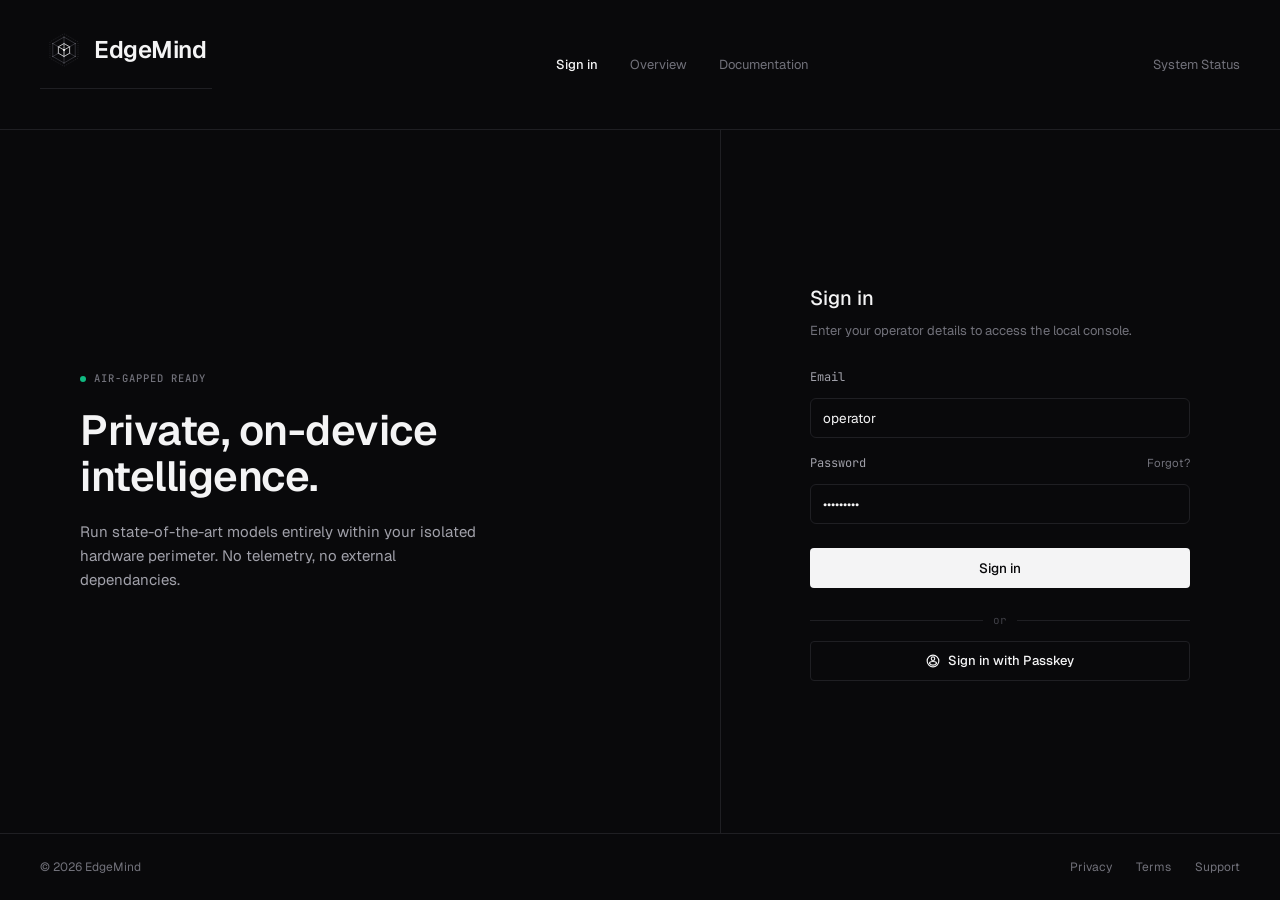
<file: frontend/index.html>
<!DOCTYPE html>
<html lang="en">
<head>
<meta charset="UTF-8" />
<meta name="viewport" content="width=device-width, initial-scale=1.0" />
<title>EdgeMind — Sovereign Agentic Workbench</title>
<link rel="preconnect" href="https://fonts.googleapis.com">
<link rel="preconnect" href="https://fonts.gstatic.com" crossorigin>
<link href="https://fonts.googleapis.com/css2?family=Geist:wght@300;400;500;600;700&family=JetBrains+Mono:wght@400;500;600&display=swap" rel="stylesheet">
<style>
  :root {
    /* Ultra-sleek Titanium/Obsidian monochrome theme */
    --bg: #09090b;
    --bg-subtle: #0f0f12;
    --panel: #141417;
    --panel-hover: #1a1a1d;
    --panel-elevated: #1e1e22;
    
    --border: #27272a;
    --border-subtle: #1f1f23;
    --border-active: #3f3f46;
    
    --text-primary: #f4f4f5;
    --text-secondary: #a1a1aa;
    --text-muted: #71717a;
    --text-faint: #52525b;

    /* Subtle Accent (Titanium / Slate instead of Blue/Green) */
    --accent: #e4e4e7;
    --accent-hover: #ffffff;
    --accent-subtle: rgba(228, 228, 231, 0.08);
    --accent-border: rgba(228, 228, 231, 0.2);

    /* Muted Status Colors */
    --success: #d4d4d8; /* Silver instead of Green */
    --success-subtle: rgba(212, 212, 216, 0.1);
    --success-border: rgba(212, 212, 216, 0.25);

    --warning: #a1a1aa; /* Slate instead of Amber */
    --warning-subtle: rgba(161, 161, 170, 0.1);
    --warning-border: rgba(161, 161, 170, 0.25);

    --danger: #71717a; /* Dark Zinc instead of Red */
    --danger-subtle: rgba(113, 113, 122, 0.1);
    --danger-border: rgba(113, 113, 122, 0.25);

    --radius-sm: 6px;
    --radius: 10px;
    --radius-lg: 14px;
    --radius-full: 9999px;

    --font-sans: 'Geist', -apple-system, BlinkMacSystemFont, 'Segoe UI', Roboto, sans-serif;
    --font-mono: 'JetBrains Mono', ui-monospace, SFMono-Regular, Menlo, Monaco, Consolas, monospace;
    --shadow-sm: 0 1px 2px rgba(0,0,0,0.5);
    --shadow-md: 0 4px 12px rgba(0,0,0,0.6);
    --shadow-lg: 0 12px 32px rgba(0,0,0,0.8);
  }

  * { box-sizing: border-box; margin: 0; padding: 0; }
  html, body {
    height: 100%;
    background: var(--bg);
    color: var(--text-primary);
    font-family: var(--font-sans);
    font-size: 14px;
    line-height: 1.5;
    -webkit-font-smoothing: antialiased;
    overflow: hidden;
  }

  /* Scrollbar Styling */
  ::-webkit-scrollbar {
    width: 12px;
    height: 12px;
  }
  ::-webkit-scrollbar-track {
    background: transparent;
  }
  ::-webkit-scrollbar-thumb {
    background-color: var(--border-active);
    border-radius: 10px;
    border: 3px solid transparent;
    background-clip: padding-box;
  }
  ::-webkit-scrollbar-thumb:hover {
    background-color: var(--text-muted);
  }
  * {
    scrollbar-width: thin;
    scrollbar-color: var(--border-active) transparent;
  }

  ::selection { background: rgba(228, 228, 231, 0.2); color: #fff; }
  a { color: inherit; text-decoration: none; }
  button, input, textarea { font-family: inherit; font-size: inherit; color: inherit; }
  button { cursor: pointer; border: none; background: transparent; }

  /* App Shell Layout */
  .app-layout {
    display: flex;
    height: 100vh;
    width: 100vw;
    background: var(--bg);
  }

  /* Sidebar */
  .sidebar {
    width: 260px;
    flex-shrink: 0;
    background: var(--bg-subtle);
    border-right: 1px solid var(--border-subtle);
    display: flex;
    flex-direction: column;
    padding: 16px;
    user-select: none;
    z-index: 20;
  }

  .brand {
    display: flex;
    align-items: center;
    gap: 10px;
    padding: 8px 6px 20px;
    border-bottom: 1px solid var(--border-subtle);
    margin-bottom: 16px;
  }
  .brand-logo {
    width: 38px;
    height: 38px;
    display: flex;
    align-items: center;
    justify-content: center;
    flex-shrink: 0;
  }
  .brand-info { display: flex; flex-direction: column; }
  .brand-title {
    font-size: 14px;
    font-weight: 600;
    letter-spacing: -0.2px;
    color: var(--text-primary);
  }
  .brand-subtitle {
    font-size: 10.5px;
    font-family: var(--font-mono);
    color: var(--text-muted);
    letter-spacing: 0.5px;
  }

  /* Nav Navigation */
  .nav-section { margin-bottom: 20px; }
  .nav-header {
    font-size: 10.5px;
    font-family: var(--font-mono);
    color: var(--text-faint);
    text-transform: uppercase;
    letter-spacing: 1px;
    padding: 0 10px;
    margin-bottom: 6px;
  }
  .nav-item {
    display: flex;
    align-items: center;
    gap: 10px;
    padding: 8px 10px;
    border-radius: var(--radius-sm);
    color: var(--text-secondary);
    font-size: 13px;
    font-weight: 500;
    transition: all 0.15s ease;
    margin-bottom: 2px;
    cursor: pointer;
  }
  .nav-item:hover {
    background: var(--panel);
    color: var(--text-primary);
  }
  .nav-item.active {
    background: var(--panel-elevated);
    color: var(--text-primary);
    border: 1px solid var(--border);
    box-shadow: var(--shadow-sm);
  }
  .nav-item svg { width: 16px; height: 16px; opacity: 0.8; }
  .nav-item.active svg { color: var(--accent); opacity: 1; }
  .nav-badge {
    margin-left: auto;
    font-family: var(--font-mono);
    font-size: 10.5px;
    padding: 1px 7px;
    border-radius: var(--radius-full);
    background: var(--panel);
    color: var(--text-muted);
    border: 1px solid var(--border-subtle);
  }
  .nav-item.active .nav-badge {
    background: var(--accent-subtle);
    color: var(--accent);
    border-color: var(--accent-border);
  }

  .sidebar-spacer { flex: 1; }

  /* Node Health Card */
  .node-health {
    background: var(--panel);
    border: 1px solid var(--border-subtle);
    border-radius: var(--radius);
    padding: 12px;
    margin-bottom: 12px;
  }
  .node-health-header {
    display: flex;
    align-items: center;
    justify-content: space-between;
    font-size: 11px;
    font-family: var(--font-mono);
    color: var(--text-muted);
    margin-bottom: 8px;
  }
  .status-indicator {
    display: inline-flex;
    align-items: center;
    gap: 6px;
    font-size: 11px;
    color: var(--text-secondary);
  }
  .status-dot {
    width: 7px;
    height: 7px;
    border-radius: 50%;
    background: var(--text-secondary);
    box-shadow: 0 0 8px rgba(161, 161, 170, 0.4);
    animation: pulse 2s infinite ease-in-out;
  }
  @keyframes pulse {
    0%, 100% { opacity: 1; transform: scale(1); }
    50% { opacity: 0.4; transform: scale(0.85); }
  }
  .node-title {
    font-size: 12.5px;
    font-weight: 600;
    color: var(--text-primary);
    margin-bottom: 2px;
  }
  .node-meta {
    font-size: 11px;
    color: var(--text-faint);
    font-family: var(--font-mono);
  }

  /* User Profile Footer */
  .user-profile {
    display: flex;
    align-items: center;
    gap: 10px;
    padding: 8px;
    border-radius: var(--radius);
    background: var(--panel);
    border: 1px solid var(--border-subtle);
  }
  .user-avatar {
    width: 32px;
    height: 32px;
    border-radius: var(--radius-full);
    background: linear-gradient(135deg, #27272a 0%, #3f3f46 100%);
    border: 1px solid var(--border);
    display: flex;
    align-items: center;
    justify-content: center;
    font-size: 11px;
    font-family: var(--font-mono);
    font-weight: 600;
    color: var(--text-primary);
  }
  .user-details { flex: 1; min-width: 0; line-height: 1.25; }
  .user-name {
    font-size: 12.5px;
    font-weight: 600;
    color: var(--text-primary);
  }
  .user-role-badge {
    font-size: 10px;
    font-family: var(--font-mono);
    color: var(--text-muted);
  }
  .btn-signout {
    color: var(--text-faint);
    padding: 4px;
    border-radius: var(--radius-sm);
    transition: color 0.15s;
  }
  .btn-signout:hover { color: var(--accent); }

  /* Main Workspace */
  .main-content {
    flex: 1;
    display: flex;
    flex-direction: column;
    min-width: 0;
    height: 100vh;
    background: var(--bg);
    overflow: hidden;
  }

  /* Top Navigation Bar */
  .topbar {
    height: 52px;
    padding: 0 24px;
    border-bottom: 1px solid var(--border-subtle);
    background: rgba(9, 9, 11, 0.8);
    backdrop-filter: blur(12px);
    display: flex;
    align-items: center;
    justify-content: space-between;
    flex-shrink: 0;
    z-index: 10;
  }
  .breadcrumb-nav {
    display: flex;
    align-items: center;
    gap: 8px;
    font-size: 12px;
    font-family: var(--font-mono);
    color: var(--text-muted);
  }
  .breadcrumb-nav span { color: var(--text-primary); font-weight: 500; }
  .topbar-actions {
    display: flex;
    align-items: center;
    gap: 12px;
  }
  .badge-pill {
    display: inline-flex;
    align-items: center;
    gap: 6px;
    padding: 4px 10px;
    border-radius: var(--radius-full);
    font-size: 11px;
    font-family: var(--font-mono);
    background: var(--panel);
    border: 1px solid var(--border);
    color: var(--text-secondary);
  }
  .badge-pill.active {
    background: var(--accent-subtle);
    border-color: var(--accent-border);
    color: var(--accent);
  }
  .icon-button {
    width: 32px;
    height: 32px;
    border-radius: var(--radius-sm);
    display: flex;
    align-items: center;
    justify-content: center;
    color: var(--text-secondary);
    background: var(--panel);
    border: 1px solid var(--border-subtle);
    transition: all 0.15s ease;
  }
  .icon-button:hover {
    color: var(--text-primary);
    border-color: var(--border-active);
    background: var(--panel-hover);
  }

  /* Strict View Container Isolation */
  .view-container {
    flex: 1;
    overflow-y: auto;
    position: relative;
    background: var(--bg);
  }
  
  .page-view {
    display: none !important;
    height: 100%;
    padding: 24px;
    animation: fadeIn 0.25s ease forwards;
  }
  
  .page-view.active {
    display: flex !important;
    flex-direction: column;
  }

  @keyframes fadeIn {
    from { opacity: 0; transform: translateY(6px); }
    to { opacity: 1; transform: translateY(0); }
  }

  /* AGENT WORKSPACE GRID */
  .workspace-layout {
    display: grid;
    grid-template-columns: 1fr 340px;
    gap: 20px;
    height: 100%;
    min-height: 0;
  }

  /* Chat Conversation Area */
  .chat-thread-container {
    background: var(--bg-subtle);
    border: 1px solid var(--border-subtle);
    border-radius: var(--radius-lg);
    display: flex;
    flex-direction: column;
    height: 100%;
    min-height: 0;
    overflow: hidden;
  }

  .chat-messages {
    flex: 1;
    overflow-y: auto;
    padding: 24px;
    display: flex;
    flex-direction: column;
    gap: 20px;
    scroll-behavior: smooth;
  }

  /* Empty / Welcome State */
  .chat-empty-state {
    margin: auto;
    max-width: 520px;
    text-align: center;
    padding: 40px 20px;
  }
  .empty-icon-box {
    width: 48px;
    height: 48px;
    border-radius: var(--radius-lg);
    background: linear-gradient(135deg, #1e1e24 0%, #27272a 100%);
    border: 1px solid var(--border);
    display: flex;
    align-items: center;
    justify-content: center;
    margin: 0 auto 16px;
    color: var(--accent);
    box-shadow: var(--shadow-md);
  }
  .empty-title {
    font-size: 20px;
    font-weight: 600;
    color: var(--text-primary);
    margin-bottom: 8px;
    letter-spacing: -0.4px;
  }
  .empty-desc {
    font-size: 13.5px;
    color: var(--text-secondary);
    margin-bottom: 24px;
    line-height: 1.6;
  }

  /* Prompt Suggestion Pills */
  .prompt-suggestions {
    display: flex;
    flex-direction: column;
    gap: 8px;
    text-align: left;
  }
  .suggestion-pill {
    padding: 10px 14px;
    border-radius: var(--radius);
    background: var(--panel);
    border: 1px solid var(--border-subtle);
    color: var(--text-secondary);
    font-size: 13px;
    display: flex;
    align-items: center;
    justify-content: space-between;
    transition: all 0.15s ease;
    cursor: pointer;
  }
  .suggestion-pill:hover {
    background: var(--panel-hover);
    color: var(--text-primary);
    border-color: var(--border-active);
    transform: translateX(2px);
  }
  .suggestion-pill span { display: flex; align-items: center; gap: 8px; }

  /* Message Bubbles */
  .chat-message {
    display: flex;
    gap: 14px;
    max-width: 90%;
    animation: messageIn 0.25s ease forwards;
  }
  @keyframes messageIn {
    from { opacity: 0; transform: translateY(6px); }
    to { opacity: 1; transform: translateY(0); }
  }

  .chat-message.user {
    align-self: flex-end;
    flex-direction: row-reverse;
  }
  .chat-message.agent { align-self: flex-start; }

  .message-content {
    display: flex;
    flex-direction: column;
    min-width: 0;
  }

  .message-meta {
    display: flex;
    align-items: center;
    gap: 8px;
    font-size: 11px;
    font-family: var(--font-mono);
    color: var(--text-muted);
    margin-bottom: 4px;
  }
  .chat-message.user .message-meta { justify-content: flex-end; }
  .model-chip {
    padding: 1px 6px;
    border-radius: var(--radius-sm);
    background: var(--panel);
    border: 1px solid var(--border-subtle);
    color: var(--text-secondary);
    font-size: 10px;
  }

  .message-body {
    padding: 12px 16px;
    border-radius: var(--radius-lg);
    font-size: 13.5px;
    line-height: 1.6;
    word-break: break-word;
  }
  .chat-message.user .message-body {
    background: var(--panel-elevated);
    border: 1px solid var(--border);
    color: var(--text-primary);
    border-top-right-radius: 4px;
  }
  .chat-message.agent .message-body {
    background: var(--panel);
    border: 1px solid var(--border-subtle);
    color: var(--text-primary);
    border-top-left-radius: 4px;
    box-shadow: var(--shadow-sm);
  }

  /* File attachment pill in chat */
  .chat-attachment-pill {
    display: inline-flex;
    align-items: center;
    gap: 6px;
    padding: 4px 10px;
    border-radius: var(--radius-sm);
    background: var(--bg);
    border: 1px solid var(--border-subtle);
    font-family: var(--font-mono);
    font-size: 11.5px;
    margin-bottom: 8px;
    color: var(--text-secondary);
  }

  /* In-Message Tool Call Accordions */
  .tool-call-accordion {
    margin: 10px 0;
    border-radius: var(--radius);
    border: 1px solid var(--border-subtle);
    background: var(--bg);
    overflow: hidden;
  }
  .tool-call-header {
    display: flex;
    align-items: center;
    justify-content: space-between;
    padding: 8px 12px;
    background: var(--panel);
    cursor: pointer;
    font-family: var(--font-mono);
    font-size: 11.5px;
    user-select: none;
  }
  .tool-call-header:hover { background: var(--panel-hover); }
  .tool-name-tag {
    display: inline-flex;
    align-items: center;
    gap: 6px;
    color: var(--text-primary);
    font-weight: 500;
  }
  .tool-status-pill {
    font-size: 10.5px;
    padding: 1px 6px;
    border-radius: var(--radius-sm);
    display: inline-flex;
    align-items: center;
    gap: 4px;
  }
  .tool-status-pill.done { background: var(--success-subtle); color: var(--success); }
  .tool-status-pill.running { background: var(--warning-subtle); color: var(--warning); }
  .tool-call-body {
    padding: 10px 12px;
    font-family: var(--font-mono);
    font-size: 11px;
    color: var(--text-secondary);
    border-top: 1px solid var(--border-subtle);
    background: var(--bg-subtle);
    display: none;
    max-height: 200px;
    overflow-y: auto;
  }
  .tool-call-accordion.open .tool-call-body { display: block; }
  .tool-call-accordion.open .chevron { transform: rotate(180deg); }
  .chevron { transition: transform 0.15s ease; width: 14px; height: 14px; }

  /* In-Message Deliverables / Artifact Card */
  .message-deliverable-card {
    display: flex;
    align-items: center;
    justify-content: space-between;
    gap: 12px;
    padding: 12px 14px;
    margin-top: 12px;
    border-radius: var(--radius);
    background: var(--bg);
    border: 1px solid var(--border-active);
    box-shadow: 0 0 16px rgba(255, 255, 255, 0.02);
  }
  .deliverable-info { display: flex; align-items: center; gap: 10px; min-width: 0; }
  .deliverable-icon {
    width: 32px;
    height: 32px;
    border-radius: var(--radius-sm);
    background: var(--accent-subtle);
    border: 1px solid var(--accent-border);
    color: var(--accent);
    display: flex;
    align-items: center;
    justify-content: center;
    flex-shrink: 0;
  }
  .deliverable-title {
    font-size: 13px;
    font-weight: 600;
    color: var(--text-primary);
    white-space: nowrap;
    overflow: hidden;
    text-overflow: ellipsis;
  }
  .deliverable-sub {
    font-size: 10.5px;
    font-family: var(--font-mono);
    color: var(--text-muted);
  }
  .btn-download {
    display: inline-flex;
    align-items: center;
    gap: 6px;
    padding: 6px 12px;
    border-radius: var(--radius-sm);
    font-size: 12px;
    font-weight: 500;
    background: var(--text-primary);
    color: var(--bg);
    transition: opacity 0.15s;
    flex-shrink: 0;
  }
  .btn-download:hover { opacity: 0.9; }

  /* Message Action Buttons (Copy, etc.) */
  .message-actions {
    display: flex;
    align-items: center;
    gap: 6px;
    margin-top: 6px;
    opacity: 0;
    transition: opacity 0.15s ease;
  }
  .chat-message:hover .message-actions { opacity: 1; }
  .btn-action-sm {
    padding: 3px 8px;
    border-radius: var(--radius-sm);
    font-size: 11px;
    color: var(--text-muted);
    display: inline-flex;
    align-items: center;
    gap: 4px;
  }
  .btn-action-sm:hover {
    background: var(--panel);
    color: var(--text-primary);
  }

  /* Multi-Modal Composer */
  .composer-wrapper {
    padding: 16px 24px 20px;
    background: var(--bg-subtle);
    border-top: 1px solid var(--border-subtle);
  }
  .composer-card {
    background: var(--panel);
    border: 1px solid var(--border);
    border-radius: var(--radius-lg);
    padding: 12px 14px;
    transition: border-color 0.15s, box-shadow 0.15s;
    display: flex;
    flex-direction: column;
    gap: 8px;
  }
  .composer-card:focus-within {
    border-color: var(--border-active);
    box-shadow: 0 0 0 1px var(--border-active);
  }
  .attachment-preview-bar {
    display: none;
    align-items: center;
    gap: 8px;
    padding-bottom: 6px;
    border-bottom: 1px solid var(--border-subtle);
  }
  .attachment-chip {
    display: inline-flex;
    align-items: center;
    gap: 6px;
    padding: 3px 8px;
    border-radius: var(--radius-sm);
    background: var(--bg);
    border: 1px solid var(--border);
    font-family: var(--font-mono);
    font-size: 11px;
    color: var(--text-primary);
  }
  .attachment-remove {
    cursor: pointer;
    color: var(--text-muted);
  }
  .attachment-remove:hover { color: var(--accent); }

  .composer-input-row {
    display: flex;
    align-items: flex-end;
    gap: 10px;
  }
  .composer-textarea {
    flex: 1;
    background: transparent;
    border: none;
    resize: none;
    outline: none;
    font-size: 13.5px;
    line-height: 1.5;
    max-height: 140px;
    min-height: 24px;
    color: var(--text-primary);
  }
  .composer-textarea::placeholder { color: var(--text-faint); }

  .composer-actions {
    display: flex;
    align-items: center;
    gap: 6px;
  }
  .btn-attach {
    width: 32px;
    height: 32px;
    border-radius: var(--radius-sm);
    display: flex;
    align-items: center;
    justify-content: center;
    color: var(--text-muted);
    transition: color 0.15s, background 0.15s;
  }
  .btn-attach:hover {
    color: var(--text-primary);
    background: var(--panel-hover);
  }
  .btn-send {
    width: 32px;
    height: 32px;
    border-radius: var(--radius-sm);
    background: var(--text-primary);
    color: var(--bg);
    display: flex;
    align-items: center;
    justify-content: center;
    transition: opacity 0.15s, transform 0.1s;
    font-weight: 600;
  }
  .btn-send:hover { opacity: 0.9; }
  .btn-send:active { transform: scale(0.95); }
  .btn-send:disabled {
    opacity: 0.3;
    cursor: not-allowed;
  }

  /* Right-Hand Telemetry Sidebar */
  .telemetry-sidebar {
    display: flex;
    flex-direction: column;
    gap: 16px;
    overflow-y: auto;
  }
  .telemetry-card {
    background: var(--panel);
    border: 1px solid var(--border-subtle);
    border-radius: var(--radius);
    padding: 16px;
    display: flex;
    flex-direction: column;
    gap: 12px;
  }
  .card-head {
    display: flex;
    align-items: center;
    justify-content: space-between;
  }
  .card-eyebrow {
    font-family: var(--font-mono);
    font-size: 10px;
    text-transform: uppercase;
    letter-spacing: 1px;
    color: var(--text-faint);
  }
  .card-title {
    font-size: 13.5px;
    font-weight: 600;
    color: var(--text-primary);
  }

  /* Live Trace list */
  .trace-list {
    display: flex;
    flex-direction: column;
    gap: 8px;
  }
  .trace-step-item {
    display: flex;
    align-items: flex-start;
    gap: 8px;
    padding: 8px 10px;
    background: var(--bg);
    border: 1px solid var(--border-subtle);
    border-radius: var(--radius-sm);
    font-size: 12px;
  }
  .trace-step-icon {
    font-size: 11px;
    font-family: var(--font-mono);
    color: var(--success);
    margin-top: 1px;
  }
  .trace-step-main { flex: 1; min-width: 0; }
  .trace-step-title {
    font-weight: 500;
    color: var(--text-primary);
    white-space: nowrap;
    overflow: hidden;
    text-overflow: ellipsis;
  }
  .trace-step-sub {
    font-size: 10.5px;
    color: var(--text-muted);
    font-family: var(--font-mono);
  }

  /* Grounding Scorecard */
  .metric-progress-row {
    display: flex;
    flex-direction: column;
    gap: 4px;
  }
  .metric-label-row {
    display: flex;
    align-items: center;
    justify-content: space-between;
    font-size: 11px;
    font-family: var(--font-mono);
    color: var(--text-secondary);
  }
  .progress-bar-bg {
    height: 5px;
    background: var(--bg);
    border-radius: var(--radius-full);
    overflow: hidden;
  }
  .progress-bar-fill {
    height: 100%;
    background: var(--success);
    border-radius: var(--radius-full);
    transition: width 0.3s ease;
  }

  /* Standard Table for Knowledge, Artifacts, Audit, Settings */
  .table-panel {
    background: var(--panel);
    border: 1px solid var(--border-subtle);
    border-radius: var(--radius);
    overflow: hidden;
    display: flex;
    flex-direction: column;
  }
  .table-panel-header {
    padding: 14px 18px;
    display: flex;
    align-items: center;
    justify-content: space-between;
    border-bottom: 1px solid var(--border-subtle);
  }
  .search-input {
    background: var(--bg);
    border: 1px solid var(--border);
    border-radius: var(--radius-sm);
    padding: 6px 12px;
    font-size: 12.5px;
    color: var(--text-primary);
    outline: none;
    width: 240px;
  }
  .search-input:focus { border-color: var(--border-active); }

  .data-table {
    width: 100%;
    border-collapse: collapse;
    font-size: 13px;
    text-align: left;
  }
  .data-table th {
    padding: 10px 18px;
    font-family: var(--font-mono);
    font-size: 11px;
    font-weight: 500;
    color: var(--text-muted);
    border-bottom: 1px solid var(--border-subtle);
    background: var(--bg-subtle);
  }
  .data-table td {
    padding: 12px 18px;
    border-bottom: 1px solid var(--border-subtle);
    color: var(--text-secondary);
  }
  .data-table tr:hover td { background: var(--panel-hover); color: var(--text-primary); }

  /* Login Screen Redesign */
  .login-screen {
    position: fixed;
    inset: 0;
    background: var(--bg);
    display: flex;
    flex-direction: column;
    z-index: 100;
  }
  .login-header-nav {
    display: flex;
    justify-content: space-between;
    align-items: center;
    padding: 24px 40px;
    font-size: 13px;
    font-family: var(--font-sans);
    color: var(--text-muted);
  }
  .login-header-nav .brand {
    color: var(--text-primary);
    font-weight: 500;
  }
  .login-nav-center {
    display: flex;
    gap: 32px;
  }
  .login-nav-center a.active {
    color: var(--text-primary);
    font-weight: 500;
  }
  .login-main {
    flex: 1;
    display: flex;
    border-top: 1px solid var(--border-subtle);
    border-bottom: 1px solid var(--border-subtle);
  }
  .login-left, .login-right {
    flex: 1;
    display: flex;
    flex-direction: column;
    justify-content: center;
  }
  .login-left {
    border-right: 1px solid var(--border-subtle);
    padding: 60px 80px;
    align-items: flex-start;
  }
  .login-hero-content {
    max-width: 480px;
  }
  .login-hero-title {
    font-size: 42px;
    font-weight: 600;
    line-height: 1.1;
    color: var(--text-primary);
    margin-bottom: 20px;
    letter-spacing: -0.5px;
  }
  .login-hero-sub {
    font-size: 15px;
    line-height: 1.6;
    color: var(--text-secondary);
  }
  .login-right {
    align-items: center;
  }
  .login-form-container {
    width: 100%;
    max-width: 380px;
  }
  .login-divider {
    display: flex;
    align-items: center;
    text-align: center;
    margin: 24px 0 8px;
    color: var(--border-active);
  }
  .login-divider::before, .login-divider::after {
    content: '';
    flex: 1;
    border-bottom: 1px solid var(--border-subtle);
  }
  .login-divider span {
    padding: 0 10px;
    font-size: 11px;
    font-family: var(--font-mono);
  }
  .login-footer {
    display: flex;
    justify-content: space-between;
    align-items: center;
    padding: 24px 40px;
    font-size: 12px;
    color: var(--text-muted);
  }
  .login-footer a:hover {
    color: var(--text-primary);
  }
  .form-group { display: flex; flex-direction: column; gap: 6px; }
  .form-label {
    font-size: 11.5px;
    font-family: var(--font-mono);
    color: var(--text-secondary);
  }
  .form-input {
    background: var(--bg);
    border: 1px solid var(--border);
    border-radius: var(--radius-sm);
    padding: 8px 12px;
    color: var(--text-primary);
    font-size: 13.5px;
    outline: none;
  }
  .form-input:focus { border-color: var(--border-active); }
  .btn-primary-block {
    padding: 10px;
    border-radius: var(--radius-sm);
    background: var(--text-primary);
    color: var(--bg);
    font-weight: 600;
    font-size: 13.5px;
    transition: opacity 0.15s;
    margin-top: 4px;
  }
  .btn-primary-block:hover { opacity: 0.9; }

  /* Utility badges */
  .tag-pill {
    font-family: var(--font-mono);
    font-size: 10.5px;
    padding: 2px 7px;
    border-radius: var(--radius-sm);
    border: 1px solid var(--border);
    background: var(--bg);
    color: var(--text-secondary);
  }
  .tag-pill.accent {
    border-color: var(--accent-border);
    background: var(--accent-subtle);
    color: var(--text-primary);
  }
  .tag-pill.success {
    border-color: var(--success-border);
    background: var(--success-subtle);
    color: var(--success);
  }
  .tag-pill.danger {
    border-color: var(--danger-border);
    background: var(--danger-subtle);
    color: var(--danger);
  }

  /* Spinner */
  .spinner-sm {
    width: 14px;
    height: 14px;
    border: 2px solid rgba(255,255,255,0.1);
    border-top-color: var(--text-primary);
    border-radius: 50%;
    animation: spin 0.6s linear infinite;
    display: inline-block;
  }
  @keyframes spin { to { transform: rotate(360deg); } }
</style>
</head>
<body>

<div class="app-layout">
  
  <!-- LEFT SIDEBAR -->
  <aside class="sidebar">
    <div class="brand">
      <div class="brand-logo">
        <svg viewBox="0 0 100 100" width="38" height="38" style="overflow: visible;">
          
          <!-- 1. Outer Dashed Hexagon -->
          <polygon points="50,5 88.97,27.5 88.97,72.5 50,95 11.03,72.5 11.03,27.5" 
                   fill="none" stroke="#3f3f46" stroke-width="1.2" stroke-dasharray="3,3" />

          <!-- 2. Mid Solid Hexagon -->
          <polygon points="50,14 81.18,32 81.18,68 50,86 18.82,68 18.82,32" 
                   fill="none" stroke="#52525b" stroke-width="1.5" stroke-linejoin="round" />

          <!-- 3. Radial Spokes (Mid to Inner) -->
          <line x1="50" y1="14" x2="50" y2="32" stroke="#52525b" stroke-width="1.5" />
          <line x1="81.18" y1="32" x2="65.59" y2="41" stroke="#52525b" stroke-width="1.5" />
          <line x1="81.18" y1="68" x2="65.59" y2="59" stroke="#52525b" stroke-width="1.5" />
          <line x1="50" y1="86" x2="50" y2="68" stroke="#52525b" stroke-width="1.5" />
          <line x1="18.82" y1="68" x2="34.41" y2="59" stroke="#52525b" stroke-width="1.5" />
          <line x1="18.82" y1="32" x2="34.41" y2="41" stroke="#52525b" stroke-width="1.5" />

          <!-- 4. Inner Solid Hexagon -->
          <polygon points="50,32 65.59,41 65.59,59 50,68 34.41,59 34.41,41" 
                   fill="none" stroke="#ffffff" stroke-width="2" stroke-linejoin="round" />

          <!-- 5. Inner Solid Y (Center to Top-Left, Top-Right, Bottom) -->
          <line x1="50" y1="50" x2="34.41" y2="41" stroke="#ffffff" stroke-width="2" stroke-linecap="round" />
          <line x1="50" y1="50" x2="65.59" y2="41" stroke="#ffffff" stroke-width="2" stroke-linecap="round" />
          <line x1="50" y1="50" x2="50" y2="68" stroke="#ffffff" stroke-width="2" stroke-linecap="round" />

          <!-- 6. Inner Dashed Line (Center to Top) -->
          <line x1="50" y1="50" x2="50" y2="32" stroke="#ffffff" stroke-width="2" stroke-dasharray="3,3" stroke-linecap="round" />

          <!-- 7. Dots -->
          <circle cx="50" cy="14" r="1.5" fill="#71717a" />
          <circle cx="81.18" cy="32" r="1.5" fill="#71717a" />
          <circle cx="81.18" cy="68" r="1.5" fill="#71717a" />
          <circle cx="50" cy="86" r="1.5" fill="#71717a" />
          <circle cx="18.82" cy="68" r="1.5" fill="#71717a" />
          <circle cx="18.82" cy="32" r="1.5" fill="#71717a" />
          <circle cx="50" cy="32" r="2" fill="#a1a1aa" />
          <circle cx="65.59" cy="41" r="2" fill="#a1a1aa" />
          <circle cx="65.59" cy="59" r="2" fill="#a1a1aa" />
          <circle cx="50" cy="68" r="2" fill="#a1a1aa" />
          <circle cx="34.41" cy="59" r="2" fill="#a1a1aa" />
          <circle cx="34.41" cy="41" r="2" fill="#a1a1aa" />
          <circle cx="50" cy="50" r="2.5" fill="#ffffff" />
        </svg>
      </div>
      <div class="brand-info">
        <div class="brand-title">EdgeMind</div>
        <div class="brand-subtitle">AIR-GAPPED AGENT</div>
      </div>
    </div>

    <!-- Navigation List -->
    <div class="nav-section">
      <div class="nav-header">Workspace</div>
      <div class="nav-item active" data-page="workspace">
        <svg viewBox="0 0 24 24" fill="none" stroke="currentColor" stroke-width="2"><rect x="3" y="3" width="18" height="18" rx="2"/><path d="M9 3v18"/><path d="M15 9h6"/></svg>
        <span>Agent Workspace</span>
      </div>
      <div class="nav-item" data-page="knowledge">
        <svg viewBox="0 0 24 24" fill="none" stroke="currentColor" stroke-width="2"><path d="M4 19.5A2.5 2.5 0 0 1 6.5 17H20"/><path d="M6.5 2H20v20H6.5A2.5 2.5 0 0 1 4 19.5v-15A2.5 2.5 0 0 1 6.5 2z"/></svg>
        <span>Knowledge Library</span>
        <span class="nav-badge" id="sidebar-doc-count">0</span>
      </div>
      <div class="nav-item" data-page="artifacts">
        <svg viewBox="0 0 24 24" fill="none" stroke="currentColor" stroke-width="2"><path d="M14 2H6a2 2 0 0 0-2 2v16a2 2 0 0 0 2 2h12a2 2 0 0 0 2-2V8z"/><path d="M14 2v6h6"/><line x1="16" y1="13" x2="8" y2="13"/><line x1="16" y1="17" x2="8" y2="17"/></svg>
        <span>Deliverables</span>
        <span class="nav-badge" id="sidebar-art-count">0</span>
      </div>
      <div class="nav-item" data-page="audit">
        <svg viewBox="0 0 24 24" fill="none" stroke="currentColor" stroke-width="2"><path d="M12 22s8-4 8-10V5l-8-3-8 3v7c0 6 8 10 8 10z"/></svg>
        <span>Audit Trail</span>
      </div>
    </div>
    
    <div class="nav-section">
      <div class="nav-header">System</div>
      <div class="nav-item" data-page="settings">
        <svg viewBox="0 0 24 24" fill="none" stroke="currentColor" stroke-width="2"><circle cx="12" cy="12" r="3"></circle><path d="M19.4 15a1.65 1.65 0 0 0 .33 1.82l.06.06a2 2 0 0 1 0 2.83 2 2 0 0 1-2.83 0l-.06-.06a1.65 1.65 0 0 0-1.82-.33 1.65 1.65 0 0 0-1 1.51V21a2 2 0 0 1-2 2 2 2 0 0 1-2-2v-.09A1.65 1.65 0 0 0 9 19.4a1.65 1.65 0 0 0-1.82.33l-.06.06a2 2 0 0 1-2.83 0 2 2 0 0 1 0-2.83l.06-.06a1.65 1.65 0 0 0 .33-1.82 1.65 1.65 0 0 0-1.51-1H3a2 2 0 0 1-2-2 2 2 0 0 1 2-2h.09A1.65 1.65 0 0 0 4.6 9a1.65 1.65 0 0 0-.33-1.82l-.06-.06a2 2 0 0 1 0-2.83 2 2 0 0 1 2.83 0l.06.06a1.65 1.65 0 0 0 1.82.33H9a1.65 1.65 0 0 0 1-1.51V3a2 2 0 0 1 2-2 2 2 0 0 1 2 2v.09a1.65 1.65 0 0 0 1 1.51 1.65 1.65 0 0 0 1.82-.33l.06-.06a2 2 0 0 1 2.83 0 2 2 0 0 1 0 2.83l-.06.06a1.65 1.65 0 0 0-.33 1.82V9a1.65 1.65 0 0 0 1.51 1H21a2 2 0 0 1 2 2 2 2 0 0 1-2 2h-.09a1.65 1.65 0 0 0-1.51 1z"></path></svg>
        <span>Node Settings</span>
      </div>
    </div>

    <div class="sidebar-spacer"></div>

    <!-- Node Sovereignty & Egress Status -->
    <div class="node-health">
      <div class="node-health-header">
        <span>SOVEREIGNTY</span>
        <span class="status-indicator">
          <span class="status-dot"></span>
          <span id="sov-status-text">AIR-GAPPED</span>
        </span>
      </div>
      <div class="node-title" id="sov-main-title">100% Local Inference</div>
      <div class="node-meta" id="sov-meta-desc">Zero egress detected • Ollama</div>
    </div>

    <!-- User Profile & Signout -->
    <div class="user-profile">
      <div class="user-avatar" id="current-user-avatar">OP</div>
      <div class="user-details">
        <div class="user-name" id="current-user-name">Operator</div>
        <div class="user-role-badge" id="current-user-role">Role: operator</div>
      </div>
      <button class="btn-signout" id="signout-btn" title="Sign out">
        <svg width="16" height="16" viewBox="0 0 24 24" fill="none" stroke="currentColor" stroke-width="2"><path d="M9 21H5a2 2 0 0 1-2-2V5a2 2 0 0 1 2-2h4"/><polyline points="16 17 21 12 16 7"/><line x1="21" y1="12" x2="9" y2="12"/></svg>
      </button>
    </div>
  </aside>

  <!-- MAIN VIEWPORT -->
  <main class="main-content">
    
    <!-- Topbar Header -->
    <header class="topbar">
      <div class="breadcrumb-nav">
        <span>EdgeMind</span> / <span id="crumb">AGENT WORKSPACE</span>
      </div>
      <div class="topbar-actions">
        <div class="badge-pill active">
          <span class="status-dot"></span>
          <span id="active-model-badge">Loading models...</span>
        </div>
        <button class="icon-button" id="refresh-all-btn" title="Refresh data">
          <svg width="14" height="14" viewBox="0 0 24 24" fill="none" stroke="currentColor" stroke-width="2"><path d="M21.5 2v6h-6M21.34 15.57a10 10 0 1 1-.57-8.38l5.67-5.67"/></svg>
        </button>
      </div>
    </header>

    <div class="view-container">

      <!-- ================= PAGE 1: AGENT WORKSPACE ================= -->
      <section class="page-view active" id="page-workspace">
        <div class="workspace-layout">
          
          <!-- Chat Thread Container (Assistant-UI style) -->
          <div class="chat-thread-container">
            
            <div class="chat-messages" id="chat-messages">
              
              <!-- Empty Hero State -->
              <div class="chat-empty-state" id="chat-empty-state">
                <div class="empty-icon-box">
                  <svg width="24" height="24" viewBox="0 0 24 24" fill="none" stroke="currentColor" stroke-width="2"><path d="m12 3-1.912 5.813a2 2 0 0 1-1.275 1.275L3 12l5.813 1.912a2 2 0 0 1 1.275 1.275L12 21l1.912-5.813a2 2 0 0 1 1.275-1.275L21 12l-5.813-1.912a2 2 0 0 1-1.275-1.275L12 3Z"/></svg>
                </div>
                <h1 class="empty-title" id="welcome-title">Welcome to EdgeMind</h1>
                <p class="empty-desc">Autonomous on-premise AI agent with multi-modal vision, semantic RAG search, tool execution, and cryptographic verification.</p>
                
                <div class="prompt-suggestions">
                  <div class="suggestion-pill" data-prompt="Search SOPs and tell me the maximum valve pressure">
                    <span>🔍 Search SOPs for Maximum Valve Pressure</span>
                    <svg width="14" height="14" viewBox="0 0 24 24" fill="none" stroke="currentColor" stroke-width="2"><path d="M5 12h14M12 5l7 7-7 7"/></svg>
                  </div>
                  <div class="suggestion-pill" data-prompt="Generate a DOCX safety checklist and procedure report for valve maintenance">
                    <span>📄 Generate a DOCX Valve Safety Procedure</span>
                    <svg width="14" height="14" viewBox="0 0 24 24" fill="none" stroke="currentColor" stroke-width="2"><path d="M5 12h14M12 5l7 7-7 7"/></svg>
                  </div>
                  <div class="suggestion-pill" data-prompt="Analyze the attached inspection document and extract key telemetry">
                    <span>📎 Analyze Attached Inspection Scan (Attach Image)</span>
                    <svg width="14" height="14" viewBox="0 0 24 24" fill="none" stroke="currentColor" stroke-width="2"><path d="M5 12h14M12 5l7 7-7 7"/></svg>
                  </div>
                </div>
              </div>

            </div>

            <!-- Floating Multi-Modal Composer -->
            <div class="composer-wrapper">
              <div class="composer-card">
                
                <!-- Attached File Preview Bar -->
                <div class="attachment-preview-bar" id="upload-indicator-box">
                  <div class="attachment-chip">
                    <svg width="12" height="12" viewBox="0 0 24 24" fill="none" stroke="currentColor" stroke-width="2"><path d="m21.44 11.05-9.19 9.19a6 6 0 0 1-8.49-8.49l8.57-8.57A4 4 0 1 1 18 8.84l-8.59 8.57a2 2 0 0 1-2.83-2.83l8.49-8.48"/></svg>
                    <span id="attached-filename">filename.png</span>
                    <span class="attachment-remove" id="remove-file-btn">×</span>
                  </div>
                </div>

                <div class="composer-input-row">
                  <input type="file" id="agent-file" style="display:none;" accept="image/*,.pdf" />
                  <button class="btn-attach" id="agent-upload-btn" title="Attach image or PDF">
                    <svg width="18" height="18" viewBox="0 0 24 24" fill="none" stroke="currentColor" stroke-width="2"><path d="m21.44 11.05-9.19 9.19a6 6 0 0 1-8.49-8.49l8.57-8.57A4 4 0 1 1 18 8.84l-8.59 8.57a2 2 0 0 1-2.83-2.83l8.49-8.48"/></svg>
                  </button>

                  <textarea class="composer-textarea" id="agent-prompt" rows="1" placeholder="Ask EdgeMind to search SOPs, extract tables, generate reports..."></textarea>

                  <button class="btn-send" id="agent-submit" title="Send message (Enter)">
                    <svg width="16" height="16" viewBox="0 0 24 24" fill="none" stroke="currentColor" stroke-width="2.5"><path d="M5 12h14M12 5l7 7-7 7"/></svg>
                  </button>
                </div>

              </div>
            </div>

          </div>

          <!-- Right Telemetry Panel -->
          <div class="telemetry-sidebar">
            
            <!-- Live Execution Trace Card -->
            <div class="telemetry-card">
              <div class="card-head">
                <span class="card-eyebrow">Execution Trace</span>
                <span class="tag-pill" id="trace-pill">IDLE</span>
              </div>
              <div class="card-title">Live Orchestration</div>
              <div class="trace-list" id="trace-list">
                <div class="trace-step-item">
                  <span class="trace-step-icon">○</span>
                  <div class="trace-step-main">
                    <div class="trace-step-title">Standby</div>
                    <div class="trace-step-sub">Awaiting prompt dispatch</div>
                  </div>
                </div>
              </div>
            </div>

            <!-- Grounding & Anti-Hallucination Scorecard -->
            <div class="telemetry-card">
              <div class="card-head">
                <span class="card-eyebrow">Validation Engine</span>
                <span class="tag-pill success" id="grounding-score-badge">100% SCORE</span>
              </div>
              <div class="card-title">Grounding Report</div>
              
              <div class="metric-progress-row">
                <div class="metric-label-row">
                  <span>Schema Check</span>
                  <span id="val-schema">✓ pass</span>
                </div>
                <div class="metric-label-row">
                  <span>Grounding Verification</span>
                  <span id="val-grounding">✓ verified</span>
                </div>
                <div class="metric-label-row">
                  <span>Hallucination Risk</span>
                  <span id="val-risk" style="color:var(--success);">Low</span>
                </div>
                <div class="metric-label-row">
                  <span>Replanning Retries</span>
                  <span id="val-retries">0 / 3</span>
                </div>
              </div>
            </div>

            <!-- Citations & Visual Evidence Card -->
            <div class="telemetry-card">
              <div class="card-head">
                <span class="card-eyebrow">Source Citations</span>
                <span class="tag-pill" id="evidence-count">0</span>
              </div>
              <div class="card-title">Retrieved Evidence</div>
              <div class="trace-list" id="evidence-list">
                <div style="font-size:12px;color:var(--text-faint);padding:6px 0;">No RAG chunks retrieved yet.</div>
              </div>
            </div>

          </div>

        </div>
      </section>

      <!-- ================= PAGE 2: KNOWLEDGE LIBRARY ================= -->
      <section class="page-view" id="page-knowledge">
        <div class="table-panel" style="height: 100%;">
          <div class="table-panel-header">
            <div>
              <h2 style="font-size:16px;font-weight:600;">RAG Knowledge Documents</h2>
              <p style="font-size:12px;color:var(--text-muted);margin-top:2px;" id="doc-count-eyebrow">Indexed in Qdrant Vector DB</p>
            </div>
            <div style="display:flex;gap:10px;align-items:center;">
              <input type="text" class="search-input" id="knowledge-search" placeholder="Search indexed documents..." />
              <input type="file" id="knowledge-file-input" style="display:none;" />
              <button class="btn-download" id="knowledge-upload-btn">
                <svg width="14" height="14" viewBox="0 0 24 24" fill="none" stroke="currentColor" stroke-width="2"><path d="M21 15v4a2 2 0 0 1-2 2H5a2 2 0 0 1-2-2v-4"/><polyline points="17 8 12 3 7 8"/><line x1="12" y1="3" x2="12" y2="15"/></svg>
                <span>Upload SOP / PDF</span>
              </button>
            </div>
          </div>
          <div style="padding:16px; overflow-y: auto; flex: 1;" id="knowledge-list">
            <!-- Dynamic documents list -->
          </div>
        </div>
      </section>

      <!-- ================= PAGE 3: DELIVERABLES / ARTIFACTS ================= -->
      <section class="page-view" id="page-artifacts">
        <div class="table-panel" style="height: 100%;">
          <div class="table-panel-header">
            <div>
              <h2 style="font-size:16px;font-weight:600;">Generated Deliverables</h2>
              <p style="font-size:12px;color:var(--text-muted);margin-top:2px;" id="artifact-count-eyebrow">DOCX, XLSX, PDF files created by EdgeMind</p>
            </div>
          </div>
          <div style="padding:16px; overflow-y: auto; flex: 1;" id="artifacts-list">
            <!-- Dynamic artifacts list -->
          </div>
        </div>
      </section>

      <!-- ================= PAGE 4: AUDIT TRAIL ================= -->
      <section class="page-view" id="page-audit">
        <div class="table-panel" style="height: 100%;">
          <div class="table-panel-header">
            <div>
              <h2 style="font-size:16px;font-weight:600;">Cryptographic Audit Trail</h2>
              <p style="font-size:12px;color:var(--text-muted);margin-top:2px;">Tamper-evident hash-chained logs</p>
            </div>
          </div>
          <div style="overflow-x: auto; overflow-y: auto; flex: 1;">
            <table class="data-table">
              <thead>
                <tr>
                  <th>Timestamp</th>
                  <th>Operator</th>
                  <th>Action</th>
                  <th>Details</th>
                  <th>SHA-256 Hash</th>
                  <th>Integrity</th>
                </tr>
              </thead>
              <tbody id="audit-body">
                <!-- Dynamic audit rows -->
              </tbody>
            </table>
          </div>
        </div>
      </section>

      <!-- ================= PAGE 5: NODE SETTINGS ================= -->
      <section class="page-view" id="page-settings">
        <div class="table-panel" style="height: 100%;">
          <div class="table-panel-header">
            <div>
              <h2 style="font-size:16px;font-weight:600;">Model Registry</h2>
              <p style="font-size:12px;color:var(--text-muted);margin-top:2px;">Local Ollama models configured on this node</p>
            </div>
          </div>
          <div style="overflow-x: auto; overflow-y: auto; flex: 1;">
            <table class="data-table">
              <thead>
                <tr>
                  <th>Model ID</th>
                  <th>Modality</th>
                  <th>Capabilities</th>
                  <th>VRAM</th>
                  <th>Status</th>
                  <th>Integrity</th>
                </tr>
              </thead>
              <tbody id="models-body">
                <!-- Dynamic model rows -->
              </tbody>
            </table>
          </div>
        </div>
      </section>

    </div>
  </main>
</div>

<!-- LOGIN SCREEN -->
<div class="login-screen" id="login">
  <header class="login-header-nav">
    <div class="brand" style="display:flex; align-items:center; gap:12px; font-size:24px; font-weight:600; letter-spacing:-0.5px; cursor:pointer;">
      <div style="display:flex; align-items:center; justify-content:center; width:36px; height:36px;">
        <svg viewBox="0 0 100 100" width="100%" height="100%" style="overflow: visible;">
          <!-- 1. Outer Dashed Hexagon -->
          <polygon points="50,5 88.97,27.5 88.97,72.5 50,95 11.03,72.5 11.03,27.5" 
                   fill="none" stroke="#3f3f46" stroke-width="1.2" stroke-dasharray="3,3" />
          <!-- 2. Mid Solid Hexagon -->
          <polygon points="50,14 81.18,32 81.18,68 50,86 18.82,68 18.82,32" 
                   fill="none" stroke="#52525b" stroke-width="1.5" stroke-linejoin="round" />
          <!-- 3. Radial Spokes (Mid to Inner) -->
          <line x1="50" y1="14" x2="50" y2="32" stroke="#52525b" stroke-width="1.5" />
          <line x1="81.18" y1="32" x2="65.59" y2="41" stroke="#52525b" stroke-width="1.5" />
          <line x1="81.18" y1="68" x2="65.59" y2="59" stroke="#52525b" stroke-width="1.5" />
          <line x1="50" y1="86" x2="50" y2="68" stroke="#52525b" stroke-width="1.5" />
          <line x1="18.82" y1="68" x2="34.41" y2="59" stroke="#52525b" stroke-width="1.5" />
          <line x1="18.82" y1="32" x2="34.41" y2="41" stroke="#52525b" stroke-width="1.5" />
          <!-- 4. Inner Solid Hexagon -->
          <polygon points="50,32 65.59,41 65.59,59 50,68 34.41,59 34.41,41" 
                   fill="none" stroke="#ffffff" stroke-width="2" stroke-linejoin="round" />
          <!-- 5. Inner Solid Y (Center to Top-Left, Top-Right, Bottom) -->
          <line x1="50" y1="50" x2="34.41" y2="41" stroke="#ffffff" stroke-width="2" stroke-linecap="round" />
          <line x1="50" y1="50" x2="65.59" y2="41" stroke="#ffffff" stroke-width="2" stroke-linecap="round" />
          <line x1="50" y1="50" x2="50" y2="68" stroke="#ffffff" stroke-width="2" stroke-linecap="round" />
          <!-- 6. Inner Dashed Line (Center to Top) -->
          <line x1="50" y1="50" x2="50" y2="32" stroke="#ffffff" stroke-width="2" stroke-dasharray="3,3" stroke-linecap="round" />
          <!-- 7. Dots -->
          <circle cx="50" cy="14" r="1.5" fill="#71717a" />
          <circle cx="81.18" cy="32" r="1.5" fill="#71717a" />
          <circle cx="81.18" cy="68" r="1.5" fill="#71717a" />
          <circle cx="50" cy="86" r="1.5" fill="#71717a" />
          <circle cx="18.82" cy="68" r="1.5" fill="#71717a" />
          <circle cx="18.82" cy="32" r="1.5" fill="#71717a" />
          <circle cx="50" cy="32" r="2" fill="#a1a1aa" />
          <circle cx="65.59" cy="41" r="2" fill="#a1a1aa" />
          <circle cx="65.59" cy="59" r="2" fill="#a1a1aa" />
          <circle cx="50" cy="68" r="2" fill="#a1a1aa" />
          <circle cx="34.41" cy="59" r="2" fill="#a1a1aa" />
          <circle cx="34.41" cy="41" r="2" fill="#a1a1aa" />
          <circle cx="50" cy="50" r="2.5" fill="#ffffff" />
        </svg>
      </div>
      EdgeMind
    </div>
    <nav class="login-nav-center">
      <a href="#" class="active">Sign in</a>
      <a href="#">Overview</a>
      <a href="#">Documentation</a>
    </nav>
    <div class="login-nav-right">
      <a href="#">System Status</a>
    </div>
  </header>

  <main class="login-main">
    <div class="login-left">
      <div class="login-hero-content">
        <div style="margin-bottom:20px; display:flex; align-items:center; gap:8px; font-family:var(--font-mono); font-size:10.5px; letter-spacing:1px; color:var(--text-muted); text-transform:uppercase; font-weight:500;">
          <span style="width:6px; height:6px; border-radius:50%; background:#10b981;"></span>
          Air-Gapped Ready
        </div>
        <h1 class="login-hero-title">Private, on-device<br/>intelligence.</h1>
        <p class="login-hero-sub">Run state-of-the-art models entirely within your isolated<br/>hardware perimeter. No telemetry, no external<br/>dependancies.</p>
      </div>
    </div>
    
    <div class="login-right">
      <div class="login-form-container">
        <div style="margin-bottom: 28px;">
          <h2 style="font-size: 20px; font-weight: 500; margin-bottom: 8px;">Sign in</h2>
          <p style="color: var(--text-muted); font-size: 13px;">Enter your operator details to access the local console.</p>
        </div>
        
        <div class="form-group" style="margin-bottom:16px;">
          <label class="form-label" style="font-size:12px; color:var(--text-secondary); margin-bottom:6px; display:block;">Email</label>
          <input type="text" class="form-input" id="login-username" value="operator" placeholder="name@domain.com" style="background:transparent; border-color:var(--border-subtle); padding:10px 12px;" />
        </div>
        
        <div class="form-group" style="margin-bottom:16px;">
          <div style="display:flex; justify-content:space-between; margin-bottom:6px;">
            <label class="form-label" style="font-size:12px; color:var(--text-secondary);">Password</label>
            <a href="#" style="font-size:11.5px; color:var(--text-muted);">Forgot?</a>
          </div>
          <input type="password" class="form-input" id="login-password" value="kavach123" placeholder="••••••••" style="background:transparent; border-color:var(--border-subtle); padding:10px 12px;" />
        </div>
        
        <button id="enter-workspace-btn" style="background: var(--text-primary); color: var(--bg); border:none; width:100%; height:40px; border-radius:4px; font-weight:500; font-size:13.5px; margin-top:8px; cursor:pointer;">Sign in</button>
        
        <div class="login-divider">
          <span>or</span>
        </div>
        
        <button style="display:flex; align-items:center; justify-content:center; gap:8px; width:100%; height:40px; background:transparent; border:1px solid var(--border-subtle); border-radius:4px; font-weight:500; font-size:13px; color:var(--text-primary); cursor:not-allowed; margin-top:12px;">
          <svg width="14" height="14" viewBox="0 0 24 24" fill="none" stroke="currentColor" stroke-width="2"><path d="M12 2C6.48 2 2 6.48 2 12s4.48 10 10 10 10-4.48 10-10S17.52 2 12 2zm0 3c1.66 0 3 1.34 3 3s-1.34 3-3 3-3-1.34-3-3 1.34-3 3-3zm0 14.2c-2.5 0-4.71-1.28-6-3.22.03-1.99 4-3.08 6-3.08 1.99 0 5.97 1.09 6 3.08-1.29 1.94-3.5 3.22-6 3.22z"/></svg>
          Sign in with Passkey
        </button>
      </div>
    </div>
  </main>

  <footer class="login-footer">
    <div>© 2026 EdgeMind</div>
    <div style="display:flex; gap:24px;">
      <a href="#">Privacy</a>
      <a href="#">Terms</a>
      <a href="#">Support</a>
    </div>
  </footer>
</div>

<script src="app.js?v=3"></script>
</body>
</html>
</file>
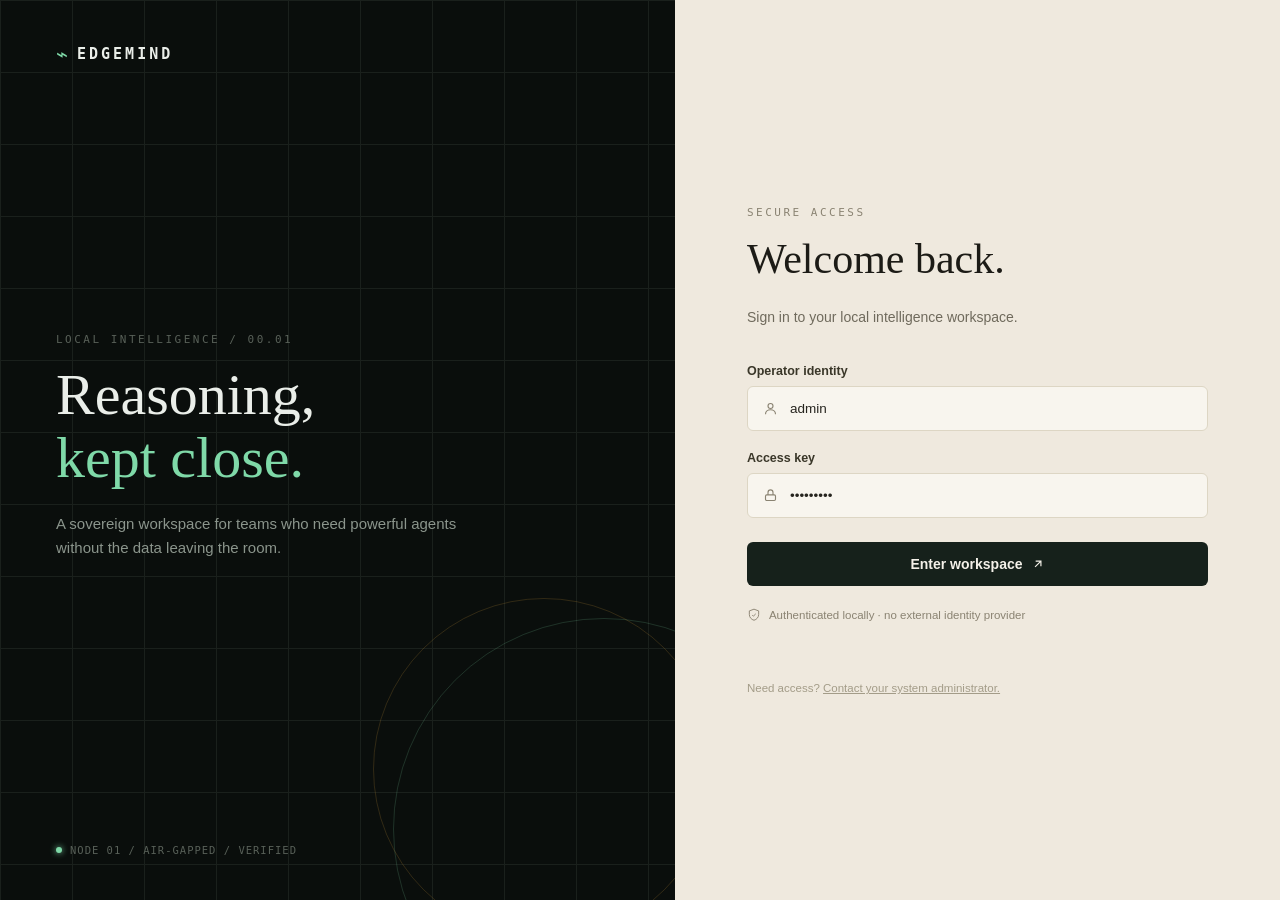
<file: backend/static/edgemind_ui.html>
<!DOCTYPE html>
<html lang="en">
<head>
<meta charset="UTF-8" />
<meta name="viewport" content="width=device-width, initial-scale=1.0" />
<title>EdgeMind — Sovereign Agentic Workbench</title>
<style>
  :root{
    --bg:#0a0e0c;
    --bg-alt:#0d1210;
    --panel:#111713;
    --panel-2:#0e1310;
    --border:#212822;
    --border-soft:#1a201c;
    --text:#eaeee9;
    --text-dim:#8b958c;
    --text-faint:#586058;
    --accent:#7fd9a8;
    --accent-strong:#a8ecc4;
    --accent-wash:rgba(127,217,168,0.08);
    --accent-wash-2:rgba(127,217,168,0.14);
    --warn:#e3a53f;
    --warn-wash:rgba(227,165,63,0.10);
    --danger:#e0655a;
    --danger-wash:rgba(224,101,90,0.10);
    --radius:10px;
    --radius-sm:6px;
    --mono: ui-monospace, 'SF Mono', 'IBM Plex Mono', Menlo, Consolas, monospace;
    --serif: Georgia, 'Iowan Old Style', 'Palatino Linotype', serif;
    --sans: -apple-system, BlinkMacSystemFont, 'Segoe UI', Inter, Helvetica, Arial, sans-serif;
  }
  *{box-sizing:border-box;}
  html,body{margin:0;padding:0;background:var(--bg);color:var(--text);font-family:var(--sans);height:100%;}
  ::selection{background:var(--accent-wash-2);color:var(--accent-strong);}
  a{color:inherit;text-decoration:none;}
  button{font-family:inherit;cursor:pointer;}

  .app{display:flex;min-height:100vh;}

  /* ---------- SIDEBAR ---------- */
  .sidebar{
    width:250px;flex-shrink:0;background:var(--bg-alt);
    border-right:1px solid var(--border-soft);
    display:flex;flex-direction:column;
    padding:22px 16px;
  }
  .brand{display:flex;align-items:center;gap:9px;padding:2px 6px 22px;}
  .brand-mark{color:var(--accent);font-size:18px;line-height:1;}
  .brand-text{display:flex;flex-direction:column;}
  .brand-title{font-family:var(--mono);font-weight:600;letter-spacing:2.5px;font-size:13px;color:var(--text);}
  .brand-sub{font-family:var(--mono);font-size:9px;letter-spacing:1.5px;color:var(--text-faint);margin-top:2px;}

  .nav-group{margin-bottom:22px;}
  .nav-label{font-family:var(--mono);font-size:9.5px;letter-spacing:1.8px;color:var(--text-faint);padding:0 10px;margin-bottom:8px;}
  .nav-item{
    display:flex;align-items:center;gap:10px;padding:8px 10px;border-radius:var(--radius-sm);
    font-size:13px;color:var(--text-dim);margin-bottom:2px;border-left:2px solid transparent;
    transition:background .15s, color .15s;
  }
  .nav-item svg{width:15px;height:15px;flex-shrink:0;opacity:.85;}
  .nav-item:hover{background:var(--panel);color:var(--text);}
  .nav-item.active{background:var(--accent-wash);color:var(--accent-strong);border-left:2px solid var(--accent);}
  .nav-count{margin-left:auto;font-family:var(--mono);font-size:10px;color:var(--text-faint);background:var(--panel);padding:1px 6px;border-radius:8px;}
  .nav-item.active .nav-count{color:var(--accent);}

  .sidebar-spacer{flex:1;}

  .node-card{
    background:var(--panel);border:1px solid var(--border);border-radius:var(--radius);
    padding:12px;margin-bottom:12px;
  }
  .node-card-top{display:flex;align-items:center;justify-content:space-between;margin-bottom:6px;}
  .node-status{display:flex;align-items:center;gap:6px;font-family:var(--mono);font-size:9.5px;letter-spacing:1px;color:var(--text-dim);}
  .dot{width:6px;height:6px;border-radius:50%;background:var(--accent);box-shadow:0 0 6px var(--accent);}
  .verified-pill{font-family:var(--mono);font-size:9px;letter-spacing:1px;color:var(--accent);}
  .node-id{font-family:var(--mono);font-size:12.5px;color:var(--text);margin-bottom:2px;}
  .node-note{font-size:11px;color:var(--text-faint);}

  .user-row{display:flex;align-items:center;gap:9px;padding:6px 4px;}
  .avatar{width:28px;height:28px;border-radius:50%;background:var(--panel);border:1px solid var(--border);display:flex;align-items:center;justify-content:center;font-family:var(--mono);font-size:10.5px;color:var(--accent);flex-shrink:0;}
  .user-meta{display:flex;flex-direction:column;line-height:1.25;}
  .user-name{font-size:12.5px;color:var(--text);}
  .user-role{font-size:10.5px;color:var(--text-faint);}
  .signout{margin-left:auto;font-size:11px;color:var(--text-faint);}
  .signout:hover{color:var(--text-dim);}

  /* ---------- MAIN ---------- */
  .main{flex:1;min-width:0;display:flex;flex-direction:column;}
  .topbar{
    display:flex;align-items:center;justify-content:space-between;
    padding:16px 28px;border-bottom:1px solid var(--border-soft);
  }
  .breadcrumb{font-family:var(--mono);font-size:11px;letter-spacing:1.2px;color:var(--text-faint);}
  .breadcrumb b{color:var(--text-dim);font-weight:600;}
  .topbar-right{display:flex;align-items:center;gap:16px;}
  .pill{
    display:flex;align-items:center;gap:7px;padding:5px 11px;border-radius:20px;
    font-family:var(--mono);font-size:10.5px;letter-spacing:1px;
    background:var(--accent-wash);border:1px solid rgba(127,217,168,0.25);color:var(--accent);
  }
  .icon-btn{width:30px;height:30px;border-radius:50%;background:var(--panel);border:1px solid var(--border);display:flex;align-items:center;justify-content:center;color:var(--text-dim);}
  .icon-btn svg{width:14px;height:14px;}

  .content{padding:26px 28px 60px;flex:1;overflow-y:auto;}
  .page{display:none;}
  .page.active{display:block;animation:fadein .25s ease;}
  @keyframes fadein{from{opacity:0;transform:translateY(4px);}to{opacity:1;transform:none;}}

  .page-head{margin-bottom:22px;}
  .eyebrow{font-family:var(--mono);font-size:10px;letter-spacing:2px;color:var(--text-faint);margin-bottom:6px;}
  .page-title{font-family:var(--serif);font-size:30px;color:var(--text);font-weight:400;}
  .page-desc{color:var(--text-dim);font-size:13.5px;margin-top:6px;}

  /* Panels / cards */
  .panel{background:var(--panel);border:1px solid var(--border);border-radius:var(--radius);}

  /* ===== Chat panel — distinct accent glow ===== */
  .chat-panel{
    background:var(--bg-alt);
    border:1px solid rgba(127,217,168,0.28);
    border-radius:var(--radius);
    box-shadow:0 0 0 1px rgba(127,217,168,0.06), 0 4px 32px rgba(0,0,0,0.35);
  }
  .chat-panel .panel-head{
    background:rgba(127,217,168,0.04);
    border-bottom:1px solid rgba(127,217,168,0.15);
  }
  #chat-messages{
    min-height:220px;
    max-height:420px;
    overflow-y:auto;
    padding:16px 18px;
    scroll-behavior:smooth;
  }

  /* Thinking dots */
  @keyframes thinking-bounce{0%,80%,100%{transform:translateY(0);}40%{transform:translateY(-5px);}}
  .thinking-dots span{
    display:inline-block;width:6px;height:6px;border-radius:50%;background:var(--accent);
    margin:0 2px;animation:thinking-bounce 1.2s infinite ease-in-out;
  }
  .thinking-dots span:nth-child(2){animation-delay:.2s;}
  .thinking-dots span:nth-child(3){animation-delay:.4s;}

  /* Trace step enter animation */
  @keyframes stepIn{from{opacity:0;transform:translateX(-8px);}to{opacity:1;transform:none;}}
  .trace-step-row{animation:stepIn .3s ease both;}

  /* Running step pulse */
  @keyframes runPulse{0%,100%{opacity:.4;}50%{opacity:1;}}
  .trace-step-running .row-icon{animation:runPulse .9s infinite ease-in-out;color:var(--warn) !important;}

  .panel-head{display:flex;align-items:center;justify-content:between;justify-content:space-between;padding:16px 18px;border-bottom:1px solid var(--border-soft);}
  .panel-head .eyebrow{margin:0 0 3px;}
  .panel-title{font-size:14.5px;color:var(--text);font-weight:600;}
  .panel-body{padding:16px 18px;}
  .panel-action{font-family:var(--mono);font-size:10.5px;letter-spacing:.8px;color:var(--text-dim);display:flex;align-items:center;gap:5px;}
  .panel-action:hover{color:var(--accent);}

  .grid-2{display:grid;grid-template-columns:2.1fr 1fr;gap:18px;}
  .grid-3-workspace{display:grid;grid-template-columns:1fr 1fr;gap:18px;margin-top:18px;}
  .stack{display:flex;flex-direction:column;gap:18px;}

  .tag{
    font-family:var(--mono);font-size:9.5px;letter-spacing:.8px;padding:2px 7px;border-radius:4px;
    border:1px solid rgba(127,217,168,0.3);color:var(--accent);background:var(--accent-wash);
  }
  .tag.vision{border-color:rgba(227,165,63,0.35);color:var(--warn);background:var(--warn-wash);}
  .tag.muted{border-color:var(--border);color:var(--text-faint);background:transparent;}

  .row-item{display:flex;align-items:center;gap:12px;padding:11px 0;border-bottom:1px solid var(--border-soft);}
  .row-item:last-child{border-bottom:none;}
  .row-icon{width:32px;height:32px;border-radius:7px;background:var(--panel-2);border:1px solid var(--border);display:flex;align-items:center;justify-content:center;flex-shrink:0;color:var(--text-dim);}
  .row-icon svg{width:15px;height:15px;}
  .row-main{min-width:0;flex:1;}
  .row-title{font-size:13px;color:var(--text);}
  .row-sub{font-size:11px;color:var(--text-faint);margin-top:2px;}
  .row-right{display:flex;align-items:center;gap:10px;flex-shrink:0;}
  .link-arrow{color:var(--text-faint);font-size:11px;}

  .btn{
    display:inline-flex;align-items:center;gap:6px;padding:8px 14px;border-radius:var(--radius-sm);
    font-size:12.5px;border:1px solid var(--border);background:var(--panel-2);color:var(--text-dim);
  }
  .btn:hover{color:var(--text);border-color:#2c352f;}
  .btn.primary{background:var(--accent-wash);border-color:rgba(127,217,168,0.3);color:var(--accent);}
  .btn.primary:hover{background:var(--accent-wash-2);}
  .btn svg{width:13px;height:13px;}
  .btn-sm{padding:5px 9px;font-size:11px;}

  .table{width:100%;border-collapse:collapse;}
  .table th{
    text-align:left;font-family:var(--mono);font-size:9.5px;letter-spacing:1px;color:var(--text-faint);
    padding:0 12px 10px;font-weight:500;border-bottom:1px solid var(--border-soft);
  }
  .table td{padding:12px;font-size:12.5px;color:var(--text-dim);border-bottom:1px solid var(--border-soft);}
  .table tr:last-child td{border-bottom:none;}
  .table tr:hover td{background:var(--panel-2);}
  .mono{font-family:var(--mono);}
  .col-strong{color:var(--text);}

  .status-dot-row{display:flex;align-items:center;gap:6px;}
  .status-dot-row .dot{width:5px;height:5px;}
  .status-dot-row.warn .dot{background:var(--warn);box-shadow:0 0 5px var(--warn);}
  .status-dot-row.idle .dot{background:var(--text-faint);box-shadow:none;}

  .check{color:var(--accent);}
  .cross{color:var(--text-faint);}

  .metric-ring{position:relative;width:64px;height:64px;flex-shrink:0;}
  .metric-ring svg{transform:rotate(-90deg);}
  .metric-ring-label{position:absolute;inset:0;display:flex;flex-direction:column;align-items:center;justify-content:center;font-family:var(--mono);font-size:14px;color:var(--accent);}
  .metric-ring-label span{font-size:8px;color:var(--text-faint);}

  .bar{height:5px;border-radius:4px;background:var(--panel-2);overflow:hidden;flex:1;}
  .bar > div{height:100%;border-radius:4px;}
  .bar.green > div{background:var(--accent);}
  .bar.amber > div{background:var(--warn);}
  .meter-row{display:flex;align-items:center;gap:10px;font-family:var(--mono);font-size:10.5px;color:var(--text-faint);margin-bottom:9px;}
  .meter-row .bar{margin:0 4px;}
  .meter-val{width:32px;text-align:right;color:var(--text-dim);}

  .flag-box{
    display:flex;align-items:center;justify-content:space-between;background:var(--warn-wash);
    border:1px solid rgba(227,165,63,0.25);border-radius:var(--radius-sm);padding:11px 14px;margin-top:12px;
  }
  .flag-box .flag-dot{width:7px;height:7px;border-radius:50%;background:var(--warn);flex-shrink:0;}
  .flag-title{font-size:12.5px;color:var(--text);font-weight:600;}
  .flag-sub{font-size:11px;color:var(--text-faint);margin-top:2px;}

  .foot-note{display:flex;align-items:center;gap:16px;padding:12px 18px;border-top:1px solid var(--border-soft);font-family:var(--mono);font-size:10px;letter-spacing:.6px;color:var(--text-faint);}
  .foot-note .dot{width:5px;height:5px;}

  /* Tabs (Node settings) */
  .tabs{display:flex;gap:4px;background:var(--panel-2);border:1px solid var(--border);border-radius:var(--radius-sm);padding:4px;width:fit-content;margin-bottom:20px;}
  .tab-btn{padding:7px 16px;border-radius:5px;font-size:12px;color:var(--text-faint);border:none;background:transparent;font-family:var(--mono);letter-spacing:.5px;}
  .tab-btn.active{background:var(--panel);color:var(--accent);}
  .tab-panel{display:none;}
  .tab-panel.active{display:block;animation:fadein .2s ease;}

  .role-grid{display:grid;grid-template-columns:140px repeat(5,1fr);gap:0;}
  .role-grid .rh{font-family:var(--mono);font-size:9.5px;letter-spacing:1px;color:var(--text-faint);padding:10px 8px;border-bottom:1px solid var(--border-soft);}
  .role-grid .rc{padding:10px 8px;border-bottom:1px solid var(--border-soft);display:flex;align-items:center;font-size:12px;color:var(--text-dim);}
  .role-grid .rc.center{justify-content:center;}
  .role-name{color:var(--text);font-weight:600;font-size:12.5px;}
  .role-desc{font-size:10.5px;color:var(--text-faint);margin-top:2px;}

  .empty{text-align:center;padding:40px 20px;color:var(--text-faint);}
  .empty svg{width:26px;height:26px;margin-bottom:10px;opacity:.5;}
  .empty-title{font-size:13px;color:var(--text-dim);margin-bottom:4px;}
  .empty-sub{font-size:11.5px;}

  .search-box{display:flex;align-items:center;gap:8px;background:var(--panel-2);border:1px solid var(--border);border-radius:var(--radius-sm);padding:7px 11px;width:240px;}
  .search-box input{background:transparent;border:none;outline:none;color:var(--text);font-size:12px;width:100%;}
  .search-box input::placeholder{color:var(--text-faint);}
  .search-box svg{width:13px;height:13px;color:var(--text-faint);flex-shrink:0;}

  .head-actions{display:flex;align-items:center;gap:10px;}

  .chain-link{width:1px;height:14px;background:var(--border);margin:0 0 0 15px;}

  @media (max-width: 980px){
    .sidebar{display:none;}
    .grid-2{grid-template-columns:1fr;}
    .grid-3-workspace{grid-template-columns:1fr;}
    .role-grid{grid-template-columns:100px repeat(5,minmax(60px,1fr));font-size:10px;}
  }

  /* ================= LOGIN ================= */
  #login{
    position:fixed;inset:0;display:flex;z-index:100;
    background:var(--bg);
  }
  .login-left{
    flex:1.05;position:relative;overflow:hidden;
    background:
      linear-gradient(var(--border-soft) 1px, transparent 1px) 0 0/72px 72px,
      linear-gradient(90deg, var(--border-soft) 1px, transparent 1px) 0 0/72px 72px,
      var(--bg);
    display:flex;flex-direction:column;justify-content:space-between;
    padding:44px 56px;
  }
  .login-left::before{
    content:'';position:absolute;right:-140px;bottom:-140px;width:420px;height:420px;
    border:1px solid rgba(127,217,168,0.18);border-radius:50%;
  }
  .login-left::after{
    content:'';position:absolute;right:-40px;bottom:-40px;width:340px;height:340px;
    border:1px solid rgba(227,165,63,0.18);border-radius:50%;
  }
  .login-brand{display:flex;align-items:center;gap:9px;position:relative;z-index:1;}
  .login-brand .brand-mark{font-size:20px;}
  .login-brand .brand-title{font-size:15px;letter-spacing:3px;}

  .login-copy{position:relative;z-index:1;max-width:560px;}
  .login-eyebrow{font-family:var(--mono);font-size:11px;letter-spacing:2.5px;color:var(--text-faint);margin-bottom:18px;}
  .login-headline{font-family:var(--serif);font-size:58px;line-height:1.08;color:var(--text);font-weight:400;margin:0 0 22px;}
  .login-headline .accent-line{color:var(--accent);display:block;}
  .login-sub{font-size:15px;line-height:1.6;color:var(--text-dim);max-width:420px;}

  .login-foot{display:flex;align-items:center;gap:8px;font-family:var(--mono);font-size:10.5px;letter-spacing:1px;color:var(--text-faint);position:relative;z-index:1;}

  .login-right{
    flex:0.86;background:#efe9de;color:#26241e;display:flex;flex-direction:column;
    justify-content:center;padding:56px 72px;
  }
  .login-right .login-eyebrow{color:#8a8372;}
  .login-right .login-headline{color:#1c1b16;font-size:42px;margin-bottom:10px;}
  .login-right .login-sub{color:#6f6a5c;margin-bottom:36px;font-size:14px;}

  .field-label{font-size:12.5px;font-weight:600;color:#3a3729;margin-bottom:8px;}
  .field-wrap{display:flex;align-items:center;gap:10px;background:#f8f5ee;border:1px solid #ddd6c4;border-radius:6px;padding:13px 15px;margin-bottom:20px;}
  .field-wrap svg{width:15px;height:15px;color:#8a8372;flex-shrink:0;}
  .field-wrap input{border:none;background:transparent;outline:none;font-size:13.5px;color:#26241e;width:100%;font-family:var(--sans);}
  .field-wrap input::placeholder{color:#a39c88;}

  .login-btn{
    width:100%;padding:14px;border-radius:6px;background:#16211b;color:#f4f1e9;border:none;
    font-size:14px;font-weight:600;display:flex;align-items:center;justify-content:center;gap:8px;
    margin-top:4px;
  }
  .login-btn:hover{background:#1c2b22;}
  .login-btn svg{width:14px;height:14px;}

  .login-note{display:flex;align-items:center;gap:8px;font-size:11.5px;color:#8a8372;margin-top:22px;}
  .login-note svg{width:14px;height:14px;color:#8a8372;flex-shrink:0;}
  .login-help{font-size:11.5px;color:#a39c88;margin-top:60px;}
  .login-help a{text-decoration:underline;}

  @media (max-width: 900px){
    #login{flex-direction:column;overflow-y:auto;}
    .login-left,.login-right{flex:none;padding:32px 26px;}
    .login-headline{font-size:38px;}
    .login-right .login-headline{font-size:30px;}
  }
</style>
</head>
<body>

<!-- ================= LOGIN SCREEN ================= -->
<div id="login">
  <div class="login-left">
    <div class="login-brand">
      <span class="brand-mark">⌁</span>
      <div class="brand-title" style="font-family:var(--mono);font-weight:600;">EDGEMIND</div>
    </div>
    <div class="login-copy">
      <div class="login-eyebrow">LOCAL INTELLIGENCE / 00.01</div>
      <h1 class="login-headline">Reasoning,<span class="accent-line">kept close.</span></h1>
      <p class="login-sub">A sovereign workspace for teams who need powerful agents without the data leaving the room.</p>
    </div>
    <div class="login-foot"><span class="dot"></span>NODE 01 / AIR-GAPPED / VERIFIED</div>
  </div>

  <div class="login-right">
    <div class="login-eyebrow">SECURE ACCESS</div>
    <h1 class="login-headline">Welcome back.</h1>
    <p class="login-sub">Sign in to your local intelligence workspace.</p>

    <div class="field-label">Operator identity</div>
    <div class="field-wrap">
      <svg viewBox="0 0 24 24" fill="none" stroke="currentColor" stroke-width="1.8"><circle cx="12" cy="8" r="4"/><path d="M4 21c0-4 3.6-7 8-7s8 3 8 7"/></svg>
      <input id="login-username" value="admin" autocomplete="username" />
    </div>

    <div class="field-label">Access key</div>
    <div class="field-wrap">
      <svg viewBox="0 0 24 24" fill="none" stroke="currentColor" stroke-width="1.8"><rect x="4" y="11" width="16" height="9" rx="2"/><path d="M8 11V7a4 4 0 0 1 8 0v4"/></svg>
      <input id="login-password" type="password" value="kavach123" autocomplete="current-password" />
    </div>

    <div id="login-error" style="display:none;color:var(--danger);font-size:12px;margin:-10px 0 16px;"></div>

    <button class="login-btn" id="enter-workspace-btn">Enter workspace <svg viewBox="0 0 24 24" fill="none" stroke="currentColor" stroke-width="2"><path d="M7 17 17 7M8 7h9v9"/></svg></button>

    <div class="login-note">
      <svg viewBox="0 0 24 24" fill="none" stroke="currentColor" stroke-width="1.6"><path d="M12 2 4 5v6c0 5 3.4 8.7 8 10 4.6-1.3 8-5 8-10V5l-8-3z"/><path d="m9 12 2 2 4-4"/></svg>
      Authenticated locally · no external identity provider
    </div>
    <div class="login-help">Need access? <a href="#">Contact your system administrator.</a></div>
  </div>
</div>

<div class="app">

  <!-- ================= SIDEBAR ================= -->
  <aside class="sidebar">
    <div class="brand">
      <span class="brand-mark">⌁</span>
      <div class="brand-text">
        <div class="brand-title">EDGEMIND</div>
        <div class="brand-sub">CONTROL CENTER</div>
      </div>
    </div>

    <div class="nav-group">
      <div class="nav-label">WORKSPACE</div>
      <div class="nav-item active" data-page="workspace">
        <svg viewBox="0 0 24 24" fill="none" stroke="currentColor" stroke-width="1.6"><path d="M13 2 3 14h8l-1 8 10-12h-8l1-8z"/></svg>
        Agent workspace
      </div>
      <div class="nav-item" data-page="knowledge">
        <svg viewBox="0 0 24 24" fill="none" stroke="currentColor" stroke-width="1.6"><path d="M4 19.5A2.5 2.5 0 0 1 6.5 17H20"/><path d="M6.5 2H20v20H6.5A2.5 2.5 0 0 1 4 19.5v-15A2.5 2.5 0 0 1 6.5 2z"/></svg>
        Knowledge library <span class="nav-count">12</span>
      </div>
      <div class="nav-item" data-page="artifacts">
        <svg viewBox="0 0 24 24" fill="none" stroke="currentColor" stroke-width="1.6"><path d="M14 2H6a2 2 0 0 0-2 2v16a2 2 0 0 0 2 2h12a2 2 0 0 0 2-2V8z"/><path d="M14 2v6h6"/></svg>
        Artifacts <span class="nav-count">3</span>
      </div>
    </div>

    <div class="nav-group">
      <div class="nav-label">SYSTEM</div>
      <div class="nav-item" data-page="audit">
        <svg viewBox="0 0 24 24" fill="none" stroke="currentColor" stroke-width="1.6"><path d="M3 12h4l2-7 4 14 2-7h6"/></svg>
        Audit trail
      </div>
      <div class="nav-item" data-page="settings">
        <svg viewBox="0 0 24 24" fill="none" stroke="currentColor" stroke-width="1.6"><circle cx="12" cy="12" r="3"/><path d="M19.4 15a1.7 1.7 0 0 0 .3 1.9l.1.1a2 2 0 1 1-2.8 2.8l-.1-.1a1.7 1.7 0 0 0-1.9-.3 1.7 1.7 0 0 0-1 1.6V21a2 2 0 1 1-4 0v-.1a1.7 1.7 0 0 0-1-1.6 1.7 1.7 0 0 0-1.9.3l-.1.1a2 2 0 1 1-2.8-2.8l.1-.1a1.7 1.7 0 0 0 .3-1.9 1.7 1.7 0 0 0-1.6-1H3a2 2 0 1 1 0-4h.1a1.7 1.7 0 0 0 1.6-1 1.7 1.7 0 0 0-.3-1.9l-.1-.1a2 2 0 1 1 2.8-2.8l.1.1a1.7 1.7 0 0 0 1.9.3H9a1.7 1.7 0 0 0 1-1.6V3a2 2 0 1 1 4 0v.1a1.7 1.7 0 0 0 1 1.6 1.7 1.7 0 0 0 1.9-.3l.1-.1a2 2 0 1 1 2.8 2.8l-.1.1a1.7 1.7 0 0 0-.3 1.9V9a1.7 1.7 0 0 0 1.6 1H21a2 2 0 1 1 0 4h-.1a1.7 1.7 0 0 0-1.6 1z"/></svg>
        Node settings
      </div>
    </div>

    <div class="sidebar-spacer"></div>

    <div class="node-card">
      <div class="node-card-top">
        <div class="node-status"><span class="dot"></span>LOCAL NODE</div>
        <span class="verified-pill" id="node-verified-pill">…</span>
      </div>
      <div class="node-id">edgemind-node-01</div>
      <div class="node-note" id="node-note">Checking system status…</div>
    </div>

    <div class="user-row">
      <div class="avatar" id="user-avatar">·</div>
      <div class="user-meta">
        <div class="user-name" id="user-name">—</div>
        <div class="user-role" id="user-role">—</div>
      </div>
      <a class="signout" id="signout-btn">Sign out</a>
    </div>
  </aside>

  <!-- ================= MAIN ================= -->
  <main class="main">
    <div class="topbar">
      <div class="breadcrumb">EDGEMIND / <b id="crumb">AGENT WORKSPACE</b></div>
      <div class="topbar-right">
        <div class="pill" id="topbar-pill"><span class="dot"></span>NODE ONLINE</div>
        <div class="icon-btn" id="refresh-btn" title="Refresh"><svg viewBox="0 0 24 24" fill="none" stroke="currentColor" stroke-width="1.6"><path d="M3 12h4l2 8 4-16 2 8h6"/></svg></div>
      </div>
    </div>

    <div class="content">

      <!-- ============ PAGE: AGENT WORKSPACE ============ -->
      <section class="page active" id="page-workspace">
        <div class="page-head">
          <div class="eyebrow" id="workspace-date"></div>
          <div class="page-title" id="workspace-greeting">Good morning.</div>
          <div class="page-desc">Your local agent is ready. What should we work through?</div>
        </div>

        <div class="grid-2">
          <!-- LEFT: task + evidence + deliverables -->
          <div class="stack">
            <div class="panel chat-panel">
              <div class="panel-head">
                <div>
                  <div class="eyebrow" id="task-id-label">CURRENT TASK</div>
                  <div class="panel-title">Agent conversation</div>
                </div>
                <span class="tag" id="task-status-tag">READY</span>
              </div>
              <div id="chat-messages">
                <div class="empty">
                  <div class="empty-title">No task running yet</div>
                  <div class="empty-sub">Describe what you need below, or press "Generate document" once you have an answer to turn into a report.</div>
                </div>
              </div>
              <div id="chat-attachment-preview" style="display:none;padding:8px 14px 0;"></div>
              <div class="foot-note" style="border-top:1px solid var(--border-soft);padding:10px 14px;gap:8px;">
                <button class="icon-btn" id="attach-btn" style="color:var(--text-faint);width:26px;height:26px;" title="Attach a document — stored as an artifact"><span style="font-size:14px;">📎</span></button>
                <input type="file" id="chat-file-input" style="display:none;" />
                <input id="prompt-input" placeholder="Ask EdgeMind to do something…" style="flex:1;background:transparent;border:none;outline:none;color:var(--text);font-size:13px;font-family:var(--sans);" />
                <button class="btn btn-sm" id="generate-doc-btn" title="Ask the agent to turn its last answer into a downloadable document">📄 Generate document</button>
                <button class="icon-btn" id="send-btn" style="color:var(--accent);" title="Send"><svg viewBox="0 0 24 24" fill="none" stroke="currentColor" stroke-width="1.8"><path d="M5 12h14M13 6l6 6-6 6"/></svg></button>
              </div>
            </div>

            <div class="grid-3-workspace" style="margin-top:0;">
              <div class="panel">
                <div class="panel-head">
                  <div>
                    <div class="eyebrow">EVIDENCE / RAG + VISION</div>
                    <div class="panel-title">Source citations <span id="evidence-count" style="color:var(--text-faint);font-weight:400;">0</span></div>
                  </div>
                  <span class="panel-action" data-nav="knowledge">+ Add source</span>
                </div>
                <div class="panel-body" id="evidence-list" style="padding-top:6px;">
                  <div class="empty"><div class="empty-sub">Run a task that searches documents or analyzes an image to see sources here.</div></div>
                </div>
              </div>

              <div class="panel">
                <div class="panel-head">
                  <div>
                    <div class="eyebrow">DELIVERABLES</div>
                    <div class="panel-title">Artifacts <span id="deliverables-count" style="color:var(--text-faint);font-weight:400;">0</span></div>
                  </div>
                  <span class="panel-action" data-nav="artifacts">View all</span>
                </div>
                <div class="panel-body" id="deliverables-list" style="padding-top:12px;">
                  <div class="empty"><div class="empty-sub">Generated files for this task will appear here.</div></div>
                </div>
              </div>
            </div>
          </div>

          <!-- RIGHT: live trace + sovereignty + validation -->
          <div class="stack">
            <div class="panel">
              <div class="panel-head">
                <div>
                  <div class="eyebrow">LIVE EXECUTION</div>
                  <div class="panel-title">Agent trace</div>
                </div>
                <span class="pill" style="padding:3px 9px;">LIVE</span>
              </div>
              <div class="panel-body" id="trace-list"></div>
              <div class="foot-note" style="border-top:none;padding-top:0;">
                <span class="panel-action">View full trace ↗</span>
              </div>
            </div>



            <div class="panel">
              <div class="panel-head">
                <div>
                  <div class="eyebrow">VALIDATION ENGINE</div>
                  <div class="panel-title">Grounding report</div>
                </div>
                <span class="tag" id="grounding-score-tag">— SCORE</span>
              </div>
              <div class="panel-body" id="validation-report-body">
                <div class="empty"><div class="empty-sub">Run a task to see its validation report.</div></div>
              </div>
            </div>
          </div>
        </div>
      </section>

      <!-- ============ PAGE: KNOWLEDGE LIBRARY ============ -->
      <section class="page" id="page-knowledge">
        <div class="page-head" style="display:flex;justify-content:space-between;align-items:flex-end;">
          <div>
            <div class="eyebrow">RAG INDEX / 12 DOCUMENTS</div>
            <div class="page-title">Knowledge library</div>
            <div class="page-desc">SOPs, inspection reports, and drawings indexed for retrieval — every version tracked, nothing leaves this node.</div>
          </div>
          <div class="head-actions">
            <div class="search-box"><svg viewBox="0 0 24 24" fill="none" stroke="currentColor" stroke-width="1.8"><circle cx="11" cy="11" r="7"/><path d="m21 21-4.3-4.3"/></svg><input id="doc-search" placeholder="Search documents…"/></div>
            <select id="upload-classification" class="btn" style="appearance:auto;">
              <option value="internal">Internal</option>
              <option value="public">Public</option>
              <option value="confidential">Confidential</option>
              <option value="restricted">Restricted</option>
            </select>
            <button class="btn primary" id="upload-doc-btn"><svg viewBox="0 0 24 24" fill="none" stroke="currentColor" stroke-width="1.8"><path d="M12 3v13m0 0-4-4m4 4 4-4M5 21h14"/></svg>Upload</button>
            <input type="file" id="doc-file-input" style="display:none;" />
          </div>
        </div>

        <div class="panel">
          <div class="panel-body" id="knowledge-list" style="padding-top:6px;">
            <div class="empty-sub">Loading…</div>
          </div>
        </div>
      </section>

      <!-- ============ PAGE: ARTIFACTS ============ -->
      <section class="page" id="page-artifacts">
        <div class="page-head">
          <div class="eyebrow" id="artifacts-count-label">DELIVERABLES</div>
          <div class="page-title">Artifacts</div>
          <div class="page-desc">Generated files with hash-stamped integrity, ready for download or review.</div>
        </div>
        <div class="panel">
          <div class="panel-body" id="artifacts-list" style="padding-top:6px;">
            <div class="empty-sub">Loading…</div>
          </div>
        </div>
      </section>

      <!-- ============ PAGE: AUDIT TRAIL ============ -->
      <section class="page" id="page-audit">
        <div class="page-head" style="display:flex;justify-content:space-between;align-items:flex-end;">
          <div>
            <div class="eyebrow">HASH-CHAINED LOG</div>
            <div class="page-title">Audit trail</div>
            <div class="page-desc">Every model call, tool call, file access, and approval — chained and verifiable.</div>
          </div>
          <span class="tag" id="chain-status-tag">CHECKING…</span>
        </div>
        <div class="panel">
          <div class="panel-body" id="audit-restricted" style="display:none;">
            <div class="empty"><div class="empty-title">Admin access required</div><div class="empty-sub">The audit trail is restricted to the admin role.</div></div>
          </div>
          <table class="table" id="audit-table">
            <thead><tr><th>TIME</th><th>ACTOR</th><th>EVENT</th><th>DETAIL</th><th>HASH</th><th></th></tr></thead>
            <tbody id="audit-body"></tbody>
          </table>
        </div>
      </section>

      <!-- ============ PAGE: NODE SETTINGS ============ -->
      <section class="page" id="page-settings">
        <div class="page-head">
          <div class="eyebrow">SYSTEM CONFIGURATION</div>
          <div class="page-title">Node settings</div>
          <div class="page-desc">Model registry, access control, and sovereignty enforcement for edgemind-node-01.</div>
        </div>

        <div class="tabs">
          <button class="tab-btn active" data-tab="registry">Model registry</button>
          <button class="tab-btn" data-tab="rbac">Security &amp; RBAC</button>
          <button class="tab-btn" data-tab="sovereignty">Sovereignty</button>
        </div>

        <div class="tab-panel active" id="tab-registry">
          <div class="panel">
            <table class="table">
              <thead><tr><th>MODEL</th><th>MODALITY</th><th>VRAM</th><th>QUANT</th><th>STATUS</th><th>HASH</th></tr></thead>
              <tbody id="registry-body"></tbody>
            </table>
          </div>
        </div>

        <div class="tab-panel" id="tab-rbac">
          <div class="panel">
            <div class="panel-body">
              <div class="role-grid" style="grid-template-columns:140px repeat(4,1fr);">
                <div class="rh"></div><div class="rh" style="text-align:center;">VIEW</div><div class="rh" style="text-align:center;">EXECUTE TOOLS</div><div class="rh" style="text-align:center;">GENERATE ARTIFACTS</div><div class="rh" style="text-align:center;">APPROVE / ADMIN</div>
                <div id="rbac-rows" style="display:contents;"></div>
              </div>
            </div>
          </div>

          <div class="panel" style="margin-top:18px;">
            <div class="panel-head">
              <div>
                <div class="eyebrow">HUMAN-APPROVAL GATE</div>
                <div class="panel-title">Pending approvals <span id="approvals-count" style="color:var(--text-faint);font-weight:400;">0</span></div>
              </div>
            </div>
            <div class="panel-body" id="approvals-list" style="padding-top:6px;">
              <div class="empty-sub">Loading…</div>
            </div>
          </div>
        </div>

        <div class="tab-panel" id="tab-sovereignty">
          <div class="panel-body" id="sovereignty-restricted" style="display:none;">
            <div class="empty"><div class="empty-title">Admin access required</div><div class="empty-sub">Sovereignty details are restricted to the admin role.</div></div>
          </div>
          <div class="grid-2" id="sovereignty-grid">
            <div class="stack">
              <div class="panel">
                <div class="panel-head"><div><div class="eyebrow">NETWORK</div><div class="panel-title">Egress</div></div><span class="tag" id="egress-tag">CHECKING…</span></div>
                <div class="panel-body" id="egress-body">
                  <div class="empty-sub">Loading…</div>
                </div>
              </div>
              <div class="panel">
                <div class="panel-head"><div><div class="eyebrow">STORAGE</div><div class="panel-title">Encryption at rest</div></div></div>
                <div class="panel-body" id="encryption-body">
                  <div class="empty-sub">Loading…</div>
                </div>
              </div>
            </div>
            <div class="panel">
              <div class="panel-head"><div><div class="eyebrow">MODEL INTEGRITY</div><div class="panel-title">Signed manifest checks</div></div></div>
              <div class="panel-body" id="model-hash-list">
                <div class="empty-sub">Loading…</div>
              </div>
            </div>
          </div>
        </div>
      </section>

    </div>
  </main>
</div>

<script>
(function(){
  'use strict';

  // ================= CONFIG & STATE =================
  const API_BASE = window.location.origin;

  const iconDoc = `<svg viewBox="0 0 24 24" fill="none" stroke="currentColor" stroke-width="1.6"><path d="M14 2H6a2 2 0 0 0-2 2v16a2 2 0 0 0 2 2h12a2 2 0 0 0 2-2V8z"/><path d="M14 2v6h6"/></svg>`;
  const iconDownload = `<svg viewBox="0 0 24 24" fill="none" stroke="currentColor" stroke-width="1.6"><path d="M12 3v13m0 0-4-4m4 4 4-4M5 21h14"/></svg>`;

  let auth = null; // {token, username, role}
  let lastTaskId = null;
  let lastAnswerText = '';

  function loadAuth(){
    try { auth = JSON.parse(localStorage.getItem('edgemind_auth') || 'null'); } catch(e){ auth = null; }
    return auth;
  }
  function saveAuth(a){ auth = a; localStorage.setItem('edgemind_auth', JSON.stringify(a)); }
  function clearAuth(){ auth = null; localStorage.removeItem('edgemind_auth'); }

  // apiFetch: JSON in/out, auth header, 401 -> logout. `raw:true` returns the Response (for blobs).
  async function apiFetch(path, opts={}){
    const headers = Object.assign({}, opts.headers || {});
    if (auth && auth.token) headers['Authorization'] = 'Bearer ' + auth.token;
    if (opts.json !== undefined){
      headers['Content-Type'] = 'application/json';
      opts.body = JSON.stringify(opts.json);
    }
    const resp = await fetch(API_BASE + path, Object.assign({}, opts, { headers }));
    if (resp.status === 401){
      clearAuth();
      showLogin('Session expired — please sign in again.');
      throw new Error('401 Unauthorized');
    }
    if (opts.raw) return resp;
    const text = await resp.text();
    let data = null;
    try { data = text ? JSON.parse(text) : null; } catch(e){ data = text; }
    if (!resp.ok){
      const detail = (data && data.detail) ? data.detail : (typeof data === 'string' ? data : resp.statusText);
      const err = new Error(detail || `HTTP ${resp.status}`);
      err.status = resp.status;
      err.data = data;
      throw err;
    }
    return data;
  }

  function fmtTime(iso){
    if (!iso) return '—';
    try { return new Date(iso).toLocaleTimeString([], {hour:'2-digit', minute:'2-digit', second:'2-digit'}); }
    catch(e){ return String(iso); }
  }
  function fmtDateTime(iso){
    if (!iso) return '—';
    try { return new Date(iso).toLocaleString(); } catch(e){ return String(iso); }
  }
  function escapeHtml(s){
    return String(s == null ? '' : s).replace(/[&<>"']/g, c => ({'&':'&amp;','<':'&lt;','>':'&gt;','"':'&quot;',"'":'&#39;'}[c]));
  }
  function shortHash(h){ return h ? (h.length > 12 ? h.slice(0,6) + '…' + h.slice(-4) : h) : '—'; }
  function initials(name){
    if (!name) return '·';
    return name.trim().slice(0,2).toUpperCase();
  }

  // ================= LOGIN =================
  const loginEl = document.getElementById('login');
  const loginErrorEl = document.getElementById('login-error');

  function showLogin(message){
    loginEl.style.display = 'flex';
    loginEl.style.opacity = '1';
    if (message){ loginErrorEl.textContent = message; loginErrorEl.style.display = 'block'; }
    else { loginErrorEl.style.display = 'none'; }
  }
  function hideLogin(){
    loginEl.style.transition = 'opacity .35s ease';
    loginEl.style.opacity = '0';
    setTimeout(()=>{ loginEl.style.display = 'none'; }, 350);
  }

  async function doLogin(){
    const username = document.getElementById('login-username').value.trim();
    const password = document.getElementById('login-password').value;
    const btn = document.getElementById('enter-workspace-btn');
    loginErrorEl.style.display = 'none';
    btn.textContent = 'Signing in…';
    try {
      const resp = await fetch(API_BASE + '/api/auth/login', {
        method: 'POST',
        headers: {'Content-Type':'application/x-www-form-urlencoded'},
        body: new URLSearchParams({ username, password }),
      });
      const data = await resp.json();
      if (!resp.ok) throw new Error(data.detail || 'Login failed');
      saveAuth({ token: data.access_token, username: data.username, role: data.role });
      hideLogin();
      initApp();
    } catch(e){
      loginErrorEl.textContent = e.message || 'Login failed — check your credentials.';
      loginErrorEl.style.display = 'block';
    } finally {
      btn.innerHTML = 'Enter workspace <svg viewBox="0 0 24 24" fill="none" stroke="currentColor" stroke-width="2"><path d="M7 17 17 7M8 7h9v9"/></svg>';
    }
  }
  document.getElementById('enter-workspace-btn').addEventListener('click', doLogin);
  document.getElementById('login-password').addEventListener('keydown', e=>{ if (e.key === 'Enter') doLogin(); });

  document.getElementById('signout-btn').addEventListener('click', ()=>{
    clearAuth();
    window.location.reload();
  });

  // ================= NAV =================
  const crumbEl = document.getElementById('crumb');
  const labels = { workspace:'AGENT WORKSPACE', knowledge:'KNOWLEDGE LIBRARY', artifacts:'ARTIFACTS', audit:'AUDIT TRAIL', settings:'NODE SETTINGS' };
  const pageLoaders = {
    knowledge: loadDocuments,
    artifacts: loadArtifacts,
    audit: loadAudit,
    settings: () => { loadModels(); loadApprovals(); loadSovereigntyTab(); renderRbacMatrix(); },
  };
  function goToPage(page){
    document.querySelectorAll('.nav-item').forEach(i=>i.classList.remove('active'));
    const navItem = document.querySelector(`.nav-item[data-page="${page}"]`);
    if (navItem) navItem.classList.add('active');
    document.querySelectorAll('.page').forEach(p=>p.classList.remove('active'));
    document.getElementById('page-'+page).classList.add('active');
    crumbEl.textContent = labels[page] || page.toUpperCase();
    if (pageLoaders[page]) pageLoaders[page]();
  }
  document.querySelectorAll('.nav-item').forEach(item=>{
    item.addEventListener('click', ()=> goToPage(item.dataset.page));
  });
  document.querySelectorAll('[data-nav]').forEach(el=>{
    el.style.cursor = 'pointer';
    el.addEventListener('click', ()=> goToPage(el.dataset.nav));
  });

  // ---------------- Node settings tabs ----------------
  document.querySelectorAll('.tab-btn').forEach(btn=>{
    btn.addEventListener('click', ()=>{
      document.querySelectorAll('.tab-btn').forEach(b=>b.classList.remove('active'));
      btn.classList.add('active');
      document.querySelectorAll('.tab-panel').forEach(p=>p.classList.remove('active'));
      document.getElementById('tab-'+btn.dataset.tab).classList.add('active');
    });
  });

  // ================= WORKSPACE: chat / agent =================
  const chatEl = document.getElementById('chat-messages');
  const promptInput = document.getElementById('prompt-input');

  function appendChatTurn(role, text, meta, id){
    if (chatEl.querySelector('.empty')) chatEl.innerHTML = '';
    const isUser = role === 'user';
    const row = document.createElement('div');
    if (id) row.id = id;
    row.style.cssText = 'display:flex;gap:10px;margin-bottom:14px;';
    row.innerHTML = `
      <div class="avatar" style="${isUser ? '' : 'background:rgba(127,217,168,0.12);color:var(--accent);border-color:rgba(127,217,168,0.25);'}">${isUser ? initials(auth.username) : '⌁'}</div>
      <div style="flex:1;min-width:0;">
        <div style="font-family:var(--mono);font-size:10px;letter-spacing:.5px;color:var(--text-faint);margin-bottom:6px;">
          ${isUser ? escapeHtml(auth.username).toUpperCase() : 'EDGEMIND'} · ${fmtTime(new Date().toISOString())}${meta ? ' &nbsp; <span style="color:var(--accent)">' + escapeHtml(meta) + '</span>' : ''}
        </div>
        <div class="chat-msg-body" style="font-size:13.5px;line-height:1.6;color:${isUser ? 'var(--text-dim)' : 'var(--text)'};white-space:pre-wrap;">${text === '__thinking__' ? '<div class="thinking-dots"><span></span><span></span><span></span></div>' : escapeHtml(text)}</div>
      </div>`;
    chatEl.appendChild(row);
    chatEl.scrollTop = chatEl.scrollHeight;
    return row;
  }

  function setThinkingText(row, text, meta){
    const body = row.querySelector('.chat-msg-body');
    if (body) body.style.whiteSpace = 'pre-wrap', body.textContent = text;
    if (meta){
      const header = row.querySelector('[style*="letter-spacing"]');
      if (header) header.innerHTML = `EDGEMIND · ${fmtTime(new Date().toISOString())} &nbsp; <span style="color:var(--accent)">${escapeHtml(meta)}</span>`;
    }
  }

  function setTaskStatus(status){
    const tag = document.getElementById('task-status-tag');
    tag.textContent = status;
    tag.style.color = status === 'FAILED' ? 'var(--danger)' : status === 'RUNNING' ? 'var(--warn)' : '';
    tag.style.borderColor = status === 'FAILED' ? 'rgba(224,101,90,0.4)' : status === 'RUNNING' ? 'rgba(227,165,63,0.4)' : '';
    tag.style.background = status === 'FAILED' ? 'var(--danger-wash)' : status === 'RUNNING' ? 'var(--warn-wash)' : '';
  }

  async function runAgent(prompt){
    if (!prompt || !prompt.trim()) return;
    const attachment = pendingAttachment;
    appendChatTurn('user', prompt + (attachment ? `\n\n📎 ${attachment.name}` : ''));
    setTaskStatus('RUNNING');
    const traceList = document.getElementById('trace-list');
    traceList.innerHTML = `<div class="trace-step-row row-item" style="border:none;"><div class="row-icon trace-step-running" style="font-size:14px;">⟳</div><div class="row-main"><div class="row-title">Planning task…</div><div class="row-sub" style="font-family:var(--mono);font-size:9.5px;">planner</div></div></div>`;
    promptInput.value = '';
    promptInput.disabled = true;
    // Show thinking bubble
    const thinkingRow = appendChatTurn('agent', '__thinking__');
    if (attachment) clearPendingAttachment();
    try {
      const payload = { prompt };
      if (attachment) {
        payload.image_base64 = attachment.base64;
        payload.filename = attachment.name;
        // Also persist to artifacts immediately for record-keeping
        (async () => {
          try {
            const form = new FormData();
            const blob = await fetch(attachment.base64).then(r=>r.blob());
            form.append('file', blob, attachment.name);
            if (lastTaskId) form.append('task_id', lastTaskId);
            await apiFetch('/api/artifacts/upload', { method: 'POST', body: form });
          } catch(_){}
        })();
      }
      const data = await apiFetch('/api/agent', { method: 'POST', json: payload });
      lastTaskId = data.task_id;
      lastAnswerText = data.final_output || '';
      document.getElementById('task-id-label').textContent = 'TASK #' + data.task_id.slice(0,8).toUpperCase();
      setTaskStatus(data.status);
      // Replace thinking dots with actual answer
      setThinkingText(thinkingRow, data.final_output || '(no output)', data.status);
      // Animate trace steps one-by-one
      renderTrace(data.events || [], data.steps || []);
      renderEvidence(data.steps || []);
      renderValidation(data);
      await loadDeliverables(data.task_id, data.events || []);
    } catch(e){
      setTaskStatus('FAILED');
      setThinkingText(thinkingRow, 'Error: ' + e.message, 'ERROR');
      traceList.innerHTML = `<div class="empty-sub">Run failed: ${escapeHtml(e.message)}</div>`;
    } finally {
      promptInput.disabled = false;
      promptInput.focus();
    }
  }

  document.getElementById('send-btn').addEventListener('click', ()=>{
    const prompt = promptInput.value.trim() || (pendingAttachment ? `Analyze the attached file: ${pendingAttachment.name}` : '');
    runAgent(prompt);
  });
  promptInput.addEventListener('keydown', e=>{ if (e.key === 'Enter' && !e.shiftKey) {
    const prompt = promptInput.value.trim() || (pendingAttachment ? `Analyze the attached file: ${pendingAttachment.name}` : '');
    runAgent(prompt);
  }});

  document.getElementById('generate-doc-btn').addEventListener('click', ()=>{
    const basis = lastAnswerText || promptInput.value || 'the current conversation';
    const prompt = `Generate a downloadable report document summarizing: ${basis}`;
    runAgent(prompt);
  });

  // ---------------- Chat attachments: send as base64 to agent ----------------
  const attachBtn = document.getElementById('attach-btn');
  const chatFileInput = document.getElementById('chat-file-input');
  const attachmentPreview = document.getElementById('chat-attachment-preview');

  // Accept images AND PDFs in the chat file picker
  chatFileInput.setAttribute('accept', 'image/*,application/pdf,.pdf,.txt');

  // Pending attachment state {name, base64, mime}
  let pendingAttachment = null;

  function clearPendingAttachment(){
    pendingAttachment = null;
    attachmentPreview.style.display = 'none';
    attachmentPreview.innerHTML = '';
    chatFileInput.value = '';
  }

  attachBtn.addEventListener('click', ()=> chatFileInput.click());

  chatFileInput.addEventListener('change', (e)=>{
    const file = e.target.files[0];
    if (!file) return;
    const reader = new FileReader();
    reader.onload = (ev)=>{
      pendingAttachment = { name: file.name, base64: ev.target.result, mime: file.type };
      const isPdf = file.type === 'application/pdf' || file.name.toLowerCase().endsWith('.pdf');
      attachmentPreview.style.display = 'block';
      attachmentPreview.innerHTML = `
        <div class="row-item" style="border:none;padding:6px 0;margin:0 14px;">
          <div class="row-icon" style="color:var(--accent);">${isPdf ? '📄' : '🖼'}</div>
          <div class="row-main"><div class="row-title">${escapeHtml(file.name)}</div><div class="row-sub">${isPdf ? 'PDF · will be read by agent + saved to artifacts' : 'Image · will be analyzed by agent + saved to artifacts'}</div></div>
          <button onclick="clearPendingAttachment()" style="background:none;border:none;color:var(--text-faint);cursor:pointer;font-size:14px;padding:4px 8px;">✕</button>
        </div>`;
    };
    reader.readAsDataURL(file);
  });

  function renderTrace(events, steps){
    const list = document.getElementById('trace-list');
    if (!events.length && !steps.length){
      list.innerHTML = `<div class="empty-sub">No trace yet.</div>`;
      return;
    }
    const rows = steps.length ? steps.map(s=>({
      title: s.action || s.tool || s.step_id,
      sub: s.tool || '',
      state: s.success ? 'done' : 'failed',
    })) : events.map(e=>({ title: e.type, sub: e.step_id || e.tool || '', state: 'done' }));

    // Clear and reveal each step one-by-one with animated delay
    list.innerHTML = '';
    rows.forEach((s, i) => {
      setTimeout(()=>{
        const el = document.createElement('div');
        el.className = 'row-item trace-step-row';
        el.style.animationDelay = '0ms'; // already delayed by setTimeout
        el.innerHTML = `
          <div class="row-icon" style="color:${s.state==='done'?'var(--accent)':'var(--danger)'};">
            ${s.state==='done'?'✓':'✕'}
          </div>
          <div class="row-main"><div class="row-title">${escapeHtml(s.title)}</div><div class="row-sub">${escapeHtml(s.sub)}</div></div>`;
        list.appendChild(el);
      }, i * 220);
    });
  }

  function renderEvidence(steps){
    const ragSteps = steps.filter(s => s.tool === 'rag_search' && s.success);
    const visionSteps = steps.filter(s => (s.tool === 'analyze_scanned_document' || s.tool === 'analyze_engineering_drawing' || s.tool === 'run_ocr') && s.success);
    const count = ragSteps.length + visionSteps.length;
    document.getElementById('evidence-count').textContent = count;
    const list = document.getElementById('evidence-list');
    if (!count){
      list.innerHTML = `<div class="empty"><div class="empty-sub">No sources were retrieved for this task.</div></div>`;
      return;
    }
    const ragRows = ragSteps.map(s => `
      <div class="row-item">
        <div class="row-icon">${iconDoc}</div>
        <div class="row-main"><div class="row-title">${escapeHtml(s.step_id)} · rag_search</div><div class="row-sub">${escapeHtml((s.output||'').slice(0,140))}</div></div>
        <div class="row-right"><span class="tag">RAG</span></div>
      </div>`);
    const visionRows = visionSteps.map(s => `
      <div class="row-item">
        <div class="row-icon">${iconDoc}</div>
        <div class="row-main"><div class="row-title">${escapeHtml(s.step_id)} · ${escapeHtml(s.tool)}</div><div class="row-sub">${escapeHtml((s.output||'').slice(0,140))}</div></div>
        <div class="row-right"><span class="tag vision">VISION</span></div>
      </div>`);
    list.innerHTML = ragRows.concat(visionRows).join('');
  }

  async function loadDeliverables(taskId, events){
    const list = document.getElementById('deliverables-list');

    const createdCount = (events || []).filter(e => e.type === 'artifact_created').length;
    try {
      const artifacts = await apiFetch('/api/artifacts?task_id=' + encodeURIComponent(taskId));
      document.getElementById('deliverables-count').textContent = artifacts.length;
      if (!artifacts.length){
        list.innerHTML = `<div class="empty"><div class="empty-sub">No artifacts generated for this task.</div></div>`;
        return;
      }
      list.innerHTML = artifacts.map(a => artifactRow(a)).join('');
      wireArtifactButtons(list);
    } catch(e){
      list.innerHTML = `<div class="empty-sub">Could not load artifacts: ${escapeHtml(e.message)}</div>`;
    }
  }

  function renderValidation(data){
    const score = (typeof data.grounding_score === 'number') ? Math.round(data.grounding_score * 100) : null;
    document.getElementById('grounding-score-tag').textContent = score === null ? '— SCORE' : `${score}% SCORE`;
    const report = data.validation_report || {};
    const unsupported = report.unsupported_claims || [];
    const body = document.getElementById('validation-report-body');
    body.innerHTML = `
      <div class="row-item"><div class="row-main row-title" style="display:flex;justify-content:space-between;">Schema / non-empty check <span class="${data.validation_passed ? 'check' : 'cross'}">${data.validation_passed ? '✓ pass' : '✕ fail'}</span></div></div>
      <div class="row-item"><div class="row-main row-title" style="display:flex;justify-content:space-between;">Unsupported claims <span style="color:var(--text-faint);">${unsupported.length}</span></div></div>
      <div class="row-item" style="border-bottom:none;"><div class="row-main row-title" style="display:flex;justify-content:space-between;">Retry count <span style="color:var(--text-faint);">${data.retry_count || 0} / 3${report.escalated ? ' · escalated' : ''}</span></div></div>
    `;
  }



  // ================= KNOWLEDGE LIBRARY =================
  async function loadDocuments(){
    const list = document.getElementById('knowledge-list');
    try {
      const docs = await apiFetch('/api/documents');
      if (!docs.length){
        list.innerHTML = `<div class="empty"><div class="empty-title">No documents yet</div><div class="empty-sub">Upload an SOP, report, or drawing to make it searchable.</div></div>`;
        return;
      }
      list.innerHTML = docs.map(d => `
        <div class="row-item" data-id="${d.id}">
          <div class="row-icon">${iconDoc}</div>
          <div class="row-main"><div class="row-title">${escapeHtml(d.filename)}</div><div class="row-sub">v${d.version} · uploaded ${fmtDateTime(d.uploaded_at)}</div></div>
          <div class="row-right">
            <span class="tag muted">${escapeHtml(d.classification || 'internal')}</span>
            ${auth.role === 'admin' ? `<button class="btn btn-sm doc-delete-btn" data-id="${d.id}">Delete</button>` : ''}
          </div>
        </div>`).join('');
      list.querySelectorAll('.doc-delete-btn').forEach(btn=>{
        btn.addEventListener('click', async ()=>{
          if (!confirm('Delete this document?')) return;
          try { await apiFetch('/api/documents/' + btn.dataset.id, { method: 'DELETE' }); loadDocuments(); }
          catch(e){ alert('Delete failed: ' + e.message); }
        });
      });
    } catch(e){
      list.innerHTML = `<div class="empty-sub">Could not load documents: ${escapeHtml(e.message)}</div>`;
    }
  }

  document.getElementById('upload-doc-btn').addEventListener('click', ()=> document.getElementById('doc-file-input').click());
  document.getElementById('doc-file-input').addEventListener('change', async (e)=>{
    const file = e.target.files[0];
    if (!file) return;
    const classification = document.getElementById('upload-classification').value;
    const form = new FormData();
    form.append('file', file);
    form.append('classification', classification);
    try {
      await apiFetch('/api/documents/upload', { method: 'POST', body: form });
      loadDocuments();
    } catch(err){
      alert('Upload failed: ' + err.message);
    } finally {
      e.target.value = '';
    }
  });

  document.getElementById('doc-search').addEventListener('input', (e)=>{
    const q = e.target.value.toLowerCase();
    document.querySelectorAll('#knowledge-list .row-item').forEach(row=>{
      row.style.display = row.textContent.toLowerCase().includes(q) ? '' : 'none';
    });
  });

  // ================= ARTIFACTS =================
  function artifactRow(a){
    return `
      <div class="row-item" data-id="${a.id}">
        <div class="row-icon" style="color:var(--warn);">${iconDoc}</div>
        <div class="row-main"><div class="row-title">${escapeHtml(a.filename)}</div><div class="row-sub">${escapeHtml(a.content_type||'')} · hash ${shortHash(a.file_hash)} · ${fmtDateTime(a.created_at)}</div></div>
        <div class="row-right">
          <span class="artifact-verify-status" style="font-size:11px;color:var(--text-faint);">not verified</span>
          <button class="btn btn-sm artifact-verify-btn" data-id="${a.id}">Verify</button>
          <div class="icon-btn artifact-download-btn" data-id="${a.id}" data-name="${escapeHtml(a.filename)}" title="Download">${iconDownload}</div>
        </div>
      </div>`;
  }

  function wireArtifactButtons(container){
    container.querySelectorAll('.artifact-verify-btn').forEach(btn=>{
      btn.addEventListener('click', async ()=>{
        const statusEl = btn.parentElement.querySelector('.artifact-verify-status');
        statusEl.textContent = 'checking…';
        try {
          const res = await apiFetch('/api/artifacts/' + btn.dataset.id + '/verify');
          statusEl.innerHTML = res.verified ? '<span class="check">✓ verified</span>' : '<span class="cross">✕ hash mismatch</span>';
        } catch(e){ statusEl.textContent = 'error'; }
      });
    });
    container.querySelectorAll('.artifact-download-btn').forEach(btn=>{
      btn.addEventListener('click', async ()=>{
        try {
          const resp = await apiFetch('/api/artifacts/' + btn.dataset.id + '/download', { raw: true });
          const blob = await resp.blob();
          const url = URL.createObjectURL(blob);
          const a = document.createElement('a');
          a.href = url; a.download = btn.dataset.name || 'artifact';
          document.body.appendChild(a); a.click(); a.remove();
          URL.revokeObjectURL(url);
        } catch(e){ alert('Download failed: ' + e.message); }
      });
    });
  }

  async function loadArtifacts(){
    const list = document.getElementById('artifacts-list');
    try {
      const artifacts = await apiFetch('/api/artifacts');
      document.getElementById('artifacts-count-label').textContent = `DELIVERABLES / ${artifacts.length} ARTIFACT${artifacts.length===1?'':'S'}`;
      if (!artifacts.length){
        list.innerHTML = `<div class="empty"><div class="empty-title">No artifacts yet</div><div class="empty-sub">Ask the agent to generate a report to see it here.</div></div>`;
        return;
      }
      list.innerHTML = artifacts.map(a => artifactRow(a)).join('');
      wireArtifactButtons(list);
    } catch(e){
      list.innerHTML = `<div class="empty-sub">Could not load artifacts: ${escapeHtml(e.message)}</div>`;
    }
  }

  // ================= AUDIT TRAIL =================
  async function loadAudit(){
    const restricted = document.getElementById('audit-restricted');
    const table = document.getElementById('audit-table');
    if (auth.role !== 'admin'){
      restricted.style.display = 'block';
      table.style.display = 'none';
      document.getElementById('chain-status-tag').textContent = 'ADMIN ONLY';
      return;
    }
    restricted.style.display = 'none';
    table.style.display = 'table';
    try {
      const report = await apiFetch('/api/audit/export');
      const chainTag = document.getElementById('chain-status-tag');
      chainTag.textContent = report.chain_verification.valid ? 'CHAIN VERIFIED' : 'CHAIN BROKEN';
      chainTag.style.color = report.chain_verification.valid ? '' : 'var(--danger)';
      const rows = report.entries.slice().reverse();
      document.getElementById('audit-body').innerHTML = rows.map(a => `
        <tr>
          <td class="mono">${fmtDateTime(a.created_at)}</td>
          <td class="col-strong">${escapeHtml(a.user_id || 'system')}</td>
          <td><span class="tag muted">${escapeHtml(a.action)}</span></td>
          <td>${escapeHtml(a.details || '')}</td>
          <td class="mono">${shortHash(a.hash)}</td>
          <td class="check">${a.hash ? '✓' : ''}</td>
        </tr>`).join('');
    } catch(e){
      document.getElementById('audit-body').innerHTML = `<tr><td colspan="6">Could not load audit trail: ${escapeHtml(e.message)}</td></tr>`;
    }
  }

  // ================= NODE SETTINGS: model registry =================
  async function loadModels(){
    const body = document.getElementById('registry-body');
    try {
      const models = await apiFetch('/api/models');
      body.innerHTML = models.map(m => `
        <tr>
          <td class="col-strong mono">${escapeHtml(m.model_id)}</td>
          <td>${escapeHtml((m.modality||[]).join(', '))}</td>
          <td class="mono">${m.vram_gb != null ? m.vram_gb + ' GB' : '—'}</td>
          <td class="mono">—</td>
          <td><span class="status-dot-row ${m.loaded ? '' : 'idle'}"><span class="dot"></span>${m.loaded ? 'loaded' : 'idle'}</span></td>
          <td class="${m.hash_verified ? 'check' : 'cross'}" title="${escapeHtml(m.hash_detail||'')}">${m.hash_verified ? '✓ verified' : '✕ unverified'}</td>
        </tr>`).join('');
    } catch(e){
      body.innerHTML = `<tr><td colspan="6">Could not load model registry: ${escapeHtml(e.message)}</td></tr>`;
    }
  }

  // ================= NODE SETTINGS: RBAC matrix (static, reflects real rules) =================
  function renderRbacMatrix(){
    const roles = [
      { name:'Admin', desc:'Full system control', perms:[1,1,1,1] },
      { name:'Operator', desc:'Run tasks, tools & generate artifacts', perms:[1,1,1,0] },
      { name:'Viewer', desc:'Read-only access', perms:[1,0,0,0] },
    ];
    document.getElementById('rbac-rows').innerHTML = roles.map(r=>`
      <div class="rc"><div><div class="role-name">${r.name}</div><div class="role-desc">${r.desc}</div></div></div>
      ${r.perms.map(p=>`<div class="rc center">${p? '<span class="check">✓</span>':'<span class="cross">–</span>'}</div>`).join('')}
    `).join('');
  }

  // ================= NODE SETTINGS: approvals =================
  async function loadApprovals(){
    const list = document.getElementById('approvals-list');
    try {
      const approvals = await apiFetch('/api/approvals');
      document.getElementById('approvals-count').textContent = approvals.length;
      if (!approvals.length){
        list.innerHTML = `<div class="empty-sub">No sensitive-tool calls are awaiting approval.</div>`;
        return;
      }
      list.innerHTML = approvals.map(a => `
        <div class="row-item" data-id="${a.id}">
          <div class="row-main">
            <div class="row-title">${escapeHtml(a.tool_name)} · task ${escapeHtml((a.task_id||'').slice(0,8))}</div>
            <div class="row-sub">requested by ${escapeHtml(a.requested_by || 'unknown')} · ${fmtDateTime(a.created_at)}</div>
          </div>
          <div class="row-right">
            ${auth.role === 'admin' ? `
              <button class="btn btn-sm approve-btn" data-id="${a.id}" data-decision="APPROVED">Approve</button>
              <button class="btn btn-sm reject-btn" data-id="${a.id}" data-decision="REJECTED">Reject</button>
            ` : '<span class="tag muted">PENDING</span>'}
          </div>
        </div>`).join('');
      list.querySelectorAll('.approve-btn, .reject-btn').forEach(btn=>{
        btn.addEventListener('click', async ()=>{
          try {
            await apiFetch('/api/approvals/' + btn.dataset.id + '/decide', { method:'POST', json:{ decision: btn.dataset.decision } });
            loadApprovals();
          } catch(e){ alert('Failed: ' + e.message); }
        });
      });
    } catch(e){
      list.innerHTML = `<div class="empty-sub">Could not load approvals: ${escapeHtml(e.message)}</div>`;
    }
  }

  // ================= NODE SETTINGS: sovereignty tab =================
  async function loadSovereigntyTab(){
    const restricted = document.getElementById('sovereignty-restricted');
    const grid = document.getElementById('sovereignty-grid');
    if (auth.role !== 'admin'){
      restricted.style.display = 'block';
      grid.style.display = 'none';
      return;
    }
    restricted.style.display = 'none';
    grid.style.display = 'grid';
    try {
      const report = await apiFetch('/api/sovereignty/report');
      const egressTag = document.getElementById('egress-tag');
      egressTag.textContent = report.egress_check.egress_blocked ? 'DEFAULT-DENY' : 'EGRESS DETECTED';
      egressTag.style.color = report.egress_check.egress_blocked ? '' : 'var(--danger)';

      document.getElementById('egress-body').innerHTML = `
        <div class="row-item"><div class="row-main row-title" style="display:flex;justify-content:space-between;">Outbound probe (${escapeHtml(report.egress_check.probe)}) <span class="${report.egress_check.egress_blocked?'check':'cross'}">${report.egress_check.egress_blocked?'✓ blocked':'✕ reachable'}</span></div></div>
        <div class="row-item"><div class="row-main row-title" style="display:flex;justify-content:space-between;">Flagged external connections <span style="color:var(--text-dim);">${(report.network_monitor.flagged_external_connections||[]).length}</span></div></div>
        <div class="row-item" style="border-bottom:none;"><div class="row-main row-title" style="display:flex;justify-content:space-between;">Allowed internal hosts <span style="color:var(--text-dim);">${(report.network_monitor.allowed_hosts||[]).join(', ')}</span></div></div>
      `;
      document.getElementById('encryption-body').innerHTML = `
        <div class="row-item" style="border-bottom:none;"><div class="row-main row-title" style="display:flex;justify-content:space-between;">Artifact encryption at rest <span class="${report.artifact_encryption_enabled?'check':'cross'}">${report.artifact_encryption_enabled?'✓ enabled':'– disabled'}</span></div></div>
      `;
      document.getElementById('model-hash-list').innerHTML = Object.entries(report.model_hash_verification || {}).map(([name, status]) => `
        <div class="row-item"><div class="row-main row-title" style="display:flex;justify-content:space-between;">${escapeHtml(name)} <span class="${status.verified?'check':'cross'}" title="${escapeHtml(status.detail||'')}">${status.verified?'✓ SHA-256 match':'✕ unverified'}</span></div></div>
      `).join('');
    } catch(e){
      grid.innerHTML = `<div class="empty-sub">Could not load sovereignty report: ${escapeHtml(e.message)}</div>`;
    }
  }

  // ================= INIT =================
  function initApp(){
    document.getElementById('user-name').textContent = auth.username;
    document.getElementById('user-role').textContent = auth.role.charAt(0).toUpperCase() + auth.role.slice(1);
    document.getElementById('user-avatar').textContent = initials(auth.username);
    document.getElementById('node-verified-pill').textContent = 'VERIFIED';
    document.getElementById('node-note').textContent = 'All systems operational';
    document.getElementById('topbar-pill').innerHTML = '<span class="dot"></span>NODE ONLINE';
    const now = new Date();
    document.getElementById('workspace-date').textContent = now.toDateString().toUpperCase();
    document.getElementById('workspace-greeting').textContent = `Good ${now.getHours() < 12 ? 'morning' : now.getHours() < 18 ? 'afternoon' : 'evening'}, ${auth.username}.`;
    // Attaching a document requires operator/admin (POST /api/artifacts/upload) — hide for viewer.
    document.getElementById('attach-btn').style.display = (auth.role === 'viewer') ? 'none' : '';
    goToPage('workspace');
  }

  document.getElementById('refresh-btn').addEventListener('click', ()=>{
    const activePage = document.querySelector('.nav-item.active');
    if (activePage) goToPage(activePage.dataset.page);
  });

  // ---------------- BOOTSTRAP ----------------
  if (loadAuth() && auth.token){
    hideLogin();
    initApp();
  } else {
    showLogin();
  }
  // Expose to global scope for inline onclick handlers
  window.clearPendingAttachment = clearPendingAttachment;

})();
</script>
</body>
</html>
</file>
